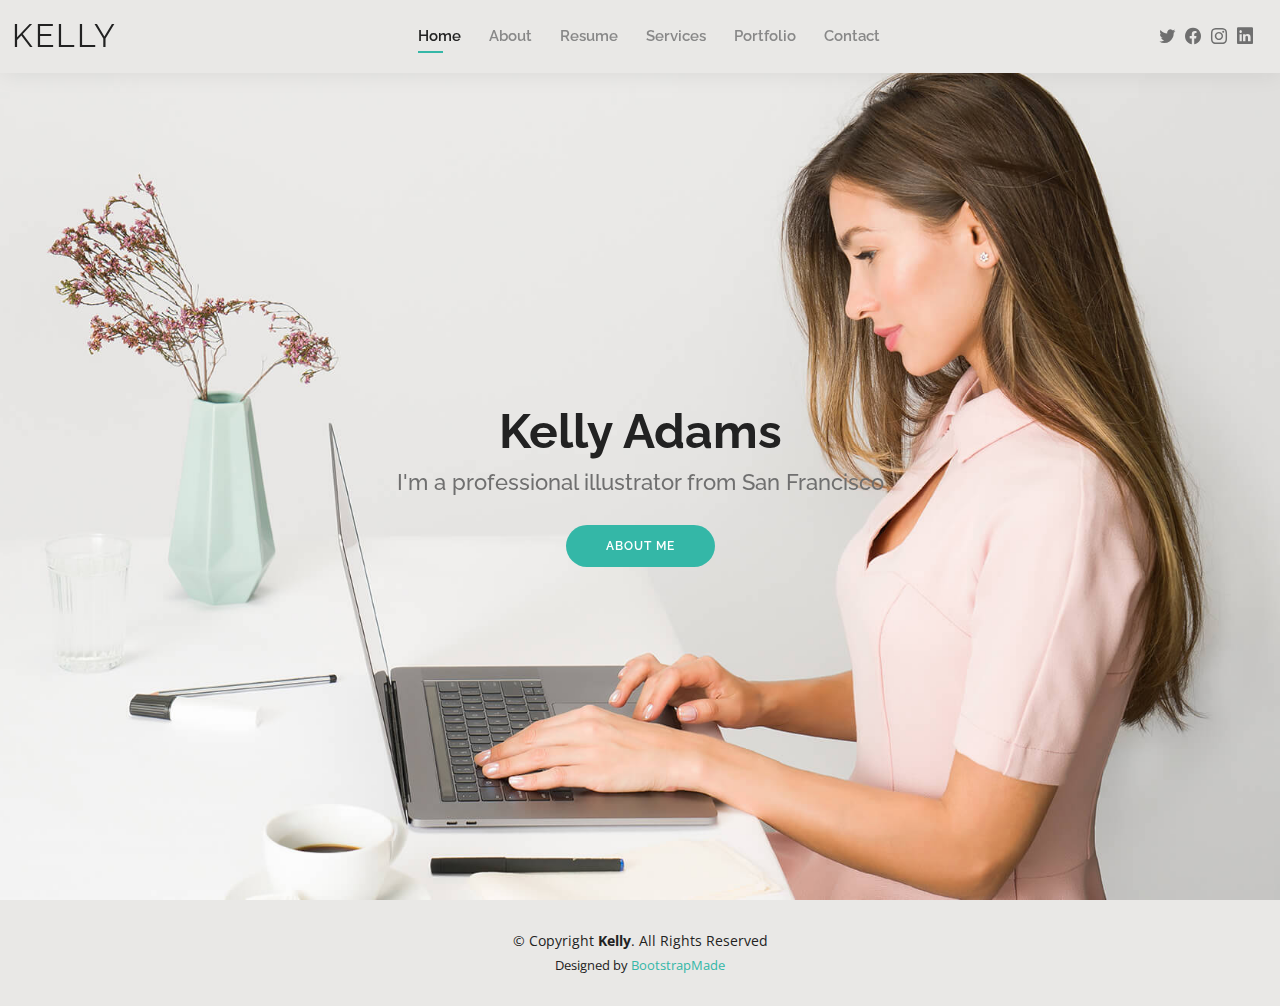
<file: Kelly/index.html>
<!DOCTYPE html>
<html lang="en">

<head>
  <meta charset="utf-8">
  <meta content="width=device-width, initial-scale=1.0" name="viewport">

  <title>Kelly Bootstrap Template - Index</title>
  <meta content="" name="description">
  <meta content="" name="keywords">

  <!-- Favicons -->
  <link href="assets/img/favicon.png" rel="icon">
  <link href="assets/img/apple-touch-icon.png" rel="apple-touch-icon">

  <!-- Google Fonts -->
  <link href="https://fonts.googleapis.com/css?family=Open+Sans:300,300i,400,400i,600,600i,700,700i|Raleway:300,300i,400,400i,500,500i,600,600i,700,700i|Poppins:300,300i,400,400i,500,500i,600,600i,700,700i" rel="stylesheet">

  <!-- Vendor CSS Files -->
  <link href="assets/vendor/aos/aos.css" rel="stylesheet">
  <link href="assets/vendor/bootstrap/css/bootstrap.min.css" rel="stylesheet">
  <link href="assets/vendor/bootstrap-icons/bootstrap-icons.css" rel="stylesheet">
  <link href="assets/vendor/boxicons/css/boxicons.min.css" rel="stylesheet">
  <link href="assets/vendor/glightbox/css/glightbox.min.css" rel="stylesheet">
  <link href="assets/vendor/swiper/swiper-bundle.min.css" rel="stylesheet">

  <!-- Template Main CSS File -->
  <link href="assets/css/style.css" rel="stylesheet">

  <!-- =======================================================
  * Template Name: Kelly - v4.5.0
  * Template URL: https://bootstrapmade.com/kelly-free-bootstrap-cv-resume-html-template/
  * Author: BootstrapMade.com
  * License: https://bootstrapmade.com/license/
  ======================================================== -->
</head>

<body>

  <!-- ======= Header ======= -->
  <header id="header" class="fixed-top">
    <div class="container-fluid d-flex justify-content-between align-items-center">

      <h1 class="logo me-auto me-lg-0"><a href="index.html">Kelly</a></h1>
      <!-- Uncomment below if you prefer to use an image logo -->
      <!-- <a href="index.html" class="logo"><img src="assets/img/logo.png" alt="" class="img-fluid"></a>-->

      <nav id="navbar" class="navbar order-last order-lg-0">
        <ul>
          <li><a class="active" href="index.html">Home</a></li>
          <li><a href="about.html">About</a></li>
          <li><a href="resume.html">Resume</a></li>
          <li><a href="services.html">Services</a></li>
          <li><a href="portfolio.html">Portfolio</a></li>
          <li><a href="contact.html">Contact</a></li>
        </ul>
        <i class="bi bi-list mobile-nav-toggle"></i>
      </nav><!-- .navbar -->

      <div class="header-social-links">
        <a href="#" class="twitter"><i class="bi bi-twitter"></i></a>
        <a href="#" class="facebook"><i class="bi bi-facebook"></i></a>
        <a href="#" class="instagram"><i class="bi bi-instagram"></i></a>
        <a href="#" class="linkedin"><i class="bi bi-linkedin"></i></i></a>
      </div>

    </div>

  </header><!-- End Header -->

  <!-- ======= Hero Section ======= -->
  <section id="hero" class="d-flex align-items-center">
    <div class="container d-flex flex-column align-items-center" data-aos="zoom-in" data-aos-delay="100">
      <h1>Kelly Adams</h1>
      <h2>I'm a professional illustrator from San Francisco</h2>
      <a href="about.html" class="btn-about">About Me</a>
    </div>
  </section><!-- End Hero -->

  <!-- ======= Footer ======= -->
  <footer id="footer">
    <div class="container">
      <div class="copyright">
        &copy; Copyright <strong><span>Kelly</span></strong>. All Rights Reserved
      </div>
      <div class="credits">
        <!-- All the links in the footer should remain intact. -->
        <!-- You can delete the links only if you purchased the pro version. -->
        <!-- Licensing information: https://bootstrapmade.com/license/ -->
        <!-- Purchase the pro version with working PHP/AJAX contact form: https://bootstrapmade.com/kelly-free-bootstrap-cv-resume-html-template/ -->
        Designed by <a href="https://bootstrapmade.com/">BootstrapMade</a>
      </div>
    </div>
  </footer><!-- End  Footer -->

  <div id="preloader"></div>
  <a href="#" class="back-to-top d-flex align-items-center justify-content-center"><i class="bi bi-arrow-up-short"></i></a>

  <!-- Vendor JS Files -->
  <script src="assets/vendor/aos/aos.js"></script>
  <script src="assets/vendor/bootstrap/js/bootstrap.bundle.min.js"></script>
  <script src="assets/vendor/glightbox/js/glightbox.min.js"></script>
  <script src="assets/vendor/isotope-layout/isotope.pkgd.min.js"></script>
  <script src="assets/vendor/php-email-form/validate.js"></script>
  <script src="assets/vendor/purecounter/purecounter.js"></script>
  <script src="assets/vendor/swiper/swiper-bundle.min.js"></script>
  <script src="assets/vendor/waypoints/noframework.waypoints.js"></script>

  <!-- Template Main JS File -->
  <script src="assets/js/main.js"></script>

</body>

</html>
</file>
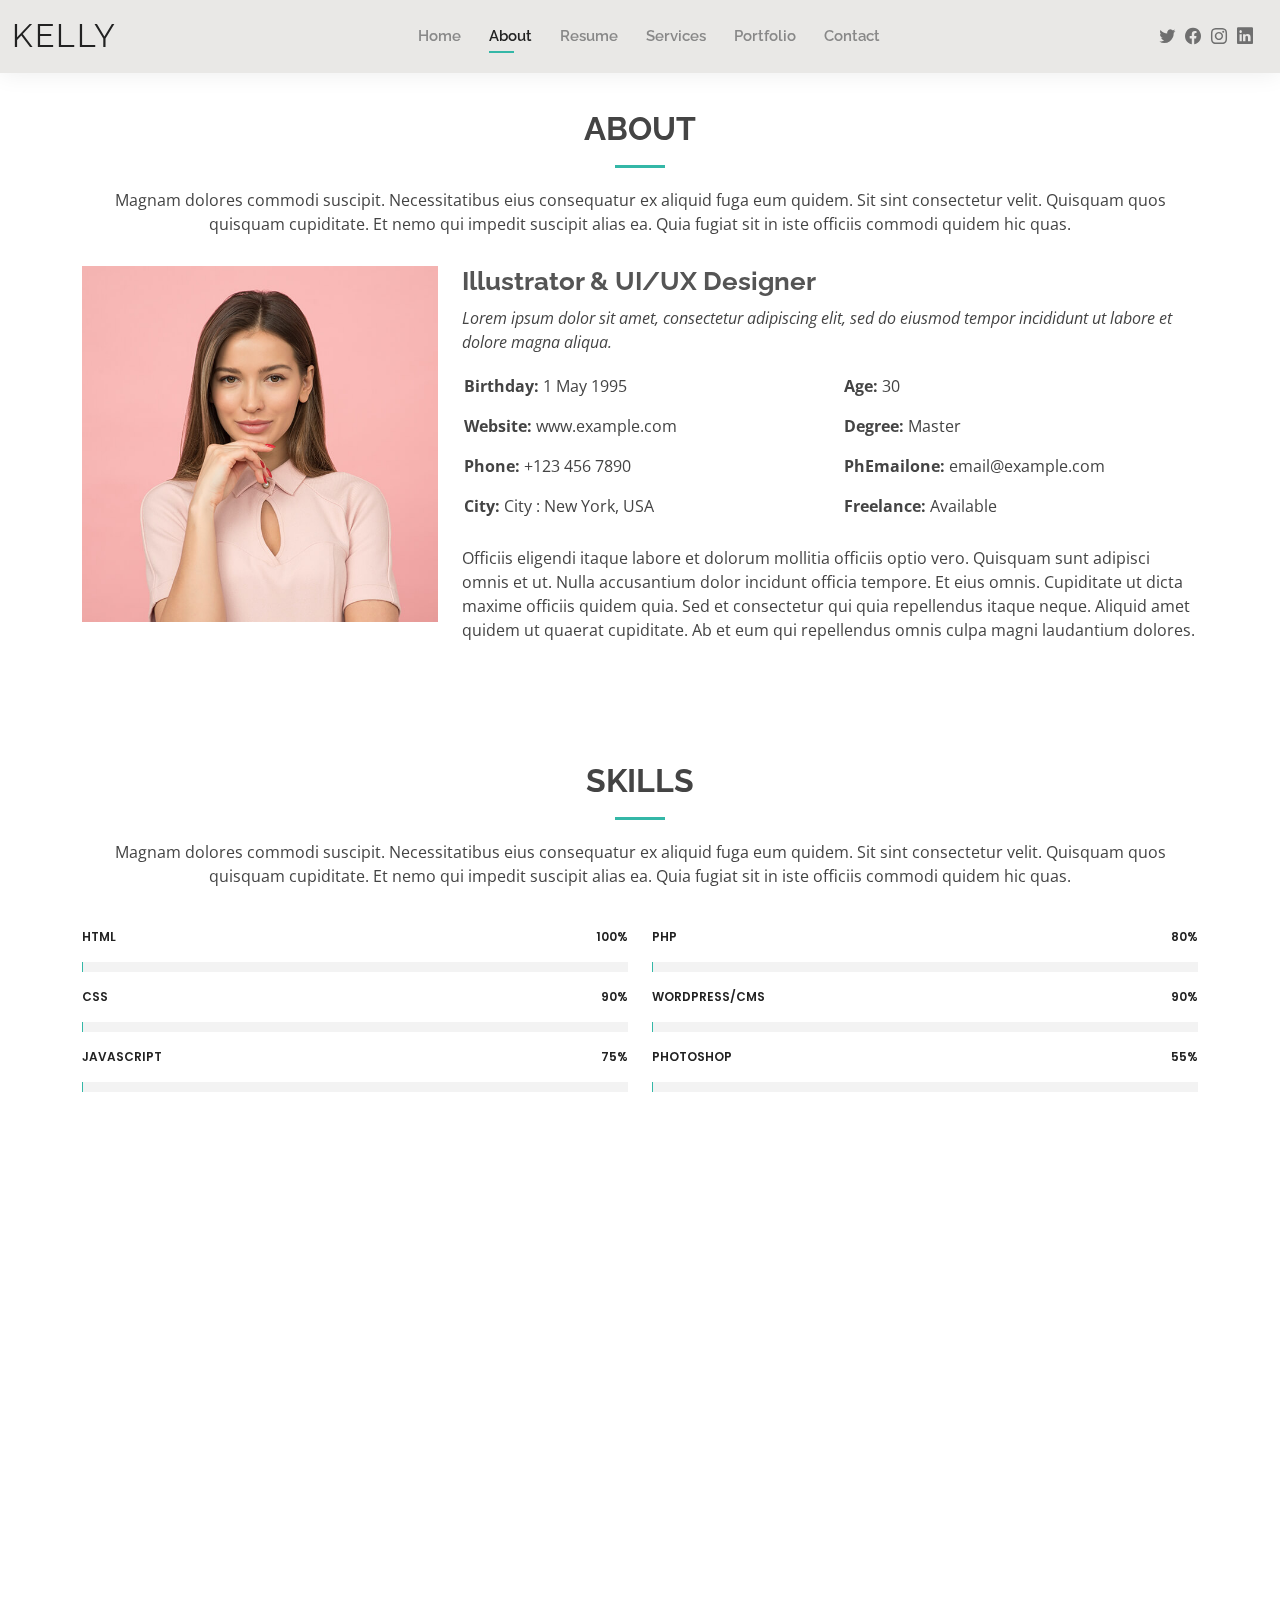
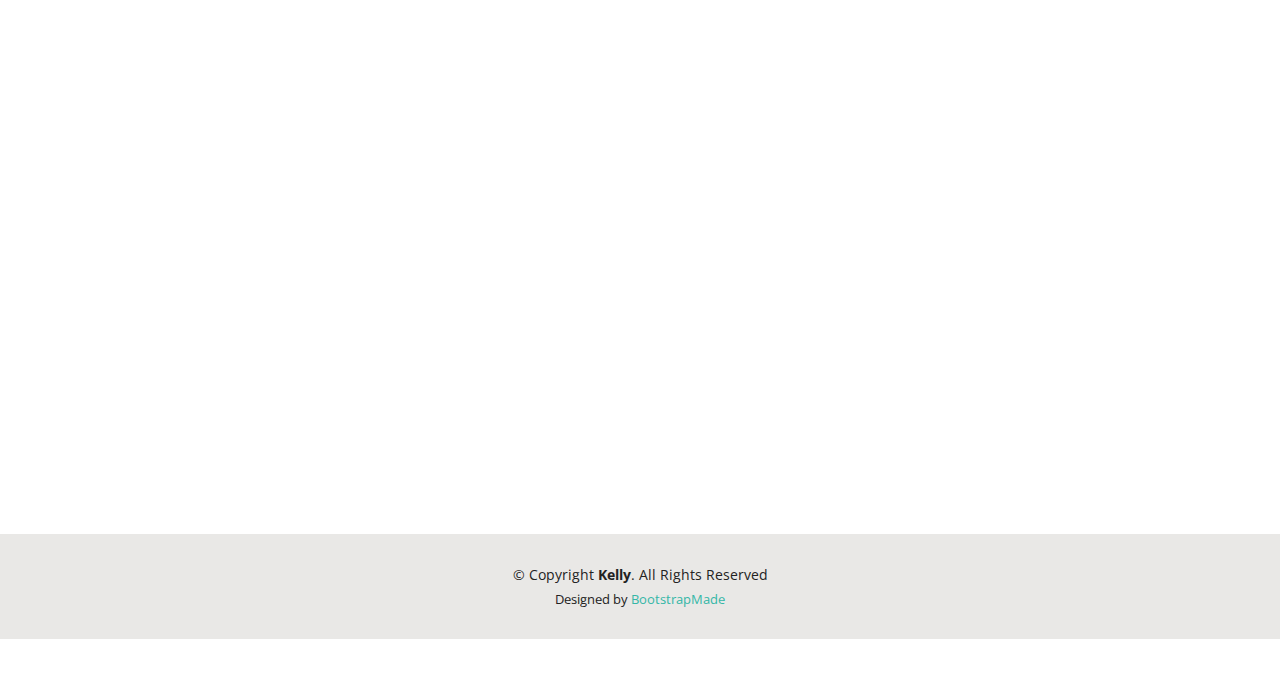
<file: Kelly/about.html>
<!DOCTYPE html>
<html lang="en">

<head>
  <meta charset="utf-8">
  <meta content="width=device-width, initial-scale=1.0" name="viewport">

  <title>About - Kelly Bootstrap Template</title>
  <meta content="" name="description">
  <meta content="" name="keywords">

  <!-- Favicons -->
  <link href="assets/img/favicon.png" rel="icon">
  <link href="assets/img/apple-touch-icon.png" rel="apple-touch-icon">

  <!-- Google Fonts -->
  <link href="https://fonts.googleapis.com/css?family=Open+Sans:300,300i,400,400i,600,600i,700,700i|Raleway:300,300i,400,400i,500,500i,600,600i,700,700i|Poppins:300,300i,400,400i,500,500i,600,600i,700,700i" rel="stylesheet">

  <!-- Vendor CSS Files -->
  <link href="assets/vendor/aos/aos.css" rel="stylesheet">
  <link href="assets/vendor/bootstrap/css/bootstrap.min.css" rel="stylesheet">
  <link href="assets/vendor/bootstrap-icons/bootstrap-icons.css" rel="stylesheet">
  <link href="assets/vendor/boxicons/css/boxicons.min.css" rel="stylesheet">
  <link href="assets/vendor/glightbox/css/glightbox.min.css" rel="stylesheet">
  <link href="assets/vendor/swiper/swiper-bundle.min.css" rel="stylesheet">

  <!-- Template Main CSS File -->
  <link href="assets/css/style.css" rel="stylesheet">

  <!-- =======================================================
  * Template Name: Kelly - v4.5.0
  * Template URL: https://bootstrapmade.com/kelly-free-bootstrap-cv-resume-html-template/
  * Author: BootstrapMade.com
  * License: https://bootstrapmade.com/license/
  ======================================================== -->
</head>

<body>

  <!-- ======= Header ======= -->
  <header id="header" class="fixed-top">
    <div class="container-fluid d-flex justify-content-between align-items-center">

      <h1 class="logo me-auto me-lg-0"><a href="index.html">Kelly</a></h1>
      <!-- Uncomment below if you prefer to use an image logo -->
      <!-- <a href="index.html" class="logo"><img src="assets/img/logo.png" alt="" class="img-fluid"></a>-->

      <nav id="navbar" class="navbar order-last order-lg-0">
        <ul>
          <li><a href="index.html">Home</a></li>
          <li><a class="active" href="about.html">About</a></li>
          <li><a href="resume.html">Resume</a></li>
          <li><a href="services.html">Services</a></li>
          <li><a href="portfolio.html">Portfolio</a></li>
          <li><a href="contact.html">Contact</a></li>
        </ul>
        <i class="bi bi-list mobile-nav-toggle"></i>
      </nav><!-- .navbar -->

      <div class="header-social-links">
        <a href="#" class="twitter"><i class="bi bi-twitter"></i></a>
        <a href="#" class="facebook"><i class="bi bi-facebook"></i></a>
        <a href="#" class="instagram"><i class="bi bi-instagram"></i></a>
        <a href="#" class="linkedin"><i class="bi bi-linkedin"></i></i></a>
      </div>

    </div>

  </header><!-- End Header -->

  <main id="main">

    <!-- ======= About Section ======= -->
    <section id="about" class="about">
      <div class="container" data-aos="fade-up">

        <div class="section-title">
          <h2>About</h2>
          <p>Magnam dolores commodi suscipit. Necessitatibus eius consequatur ex aliquid fuga eum quidem. Sit sint consectetur velit. Quisquam quos quisquam cupiditate. Et nemo qui impedit suscipit alias ea. Quia fugiat sit in iste officiis commodi quidem hic quas.</p>
        </div>

        <div class="row">
          <div class="col-lg-4">
            <img src="assets/img/about.jpg" class="img-fluid" alt="">
          </div>
          <div class="col-lg-8 pt-4 pt-lg-0 content">
            <h3>Illustrator &amp; UI/UX Designer</h3>
            <p class="fst-italic">
              Lorem ipsum dolor sit amet, consectetur adipiscing elit, sed do eiusmod tempor incididunt ut labore et dolore
              magna aliqua.
            </p>
            <div class="row">
              <div class="col-lg-6">
                <ul>
                  <li><i class="bi bi-rounded-right"></i> <strong>Birthday:</strong> 1 May 1995</li>
                  <li><i class="bi bi-rounded-right"></i> <strong>Website:</strong> www.example.com</li>
                  <li><i class="bi bi-rounded-right"></i> <strong>Phone:</strong> +123 456 7890</li>
                  <li><i class="bi bi-rounded-right"></i> <strong>City:</strong> City : New York, USA</li>
                </ul>
              </div>
              <div class="col-lg-6">
                <ul>
                  <li><i class="bi bi-rounded-right"></i> <strong>Age:</strong> 30</li>
                  <li><i class="bi bi-rounded-right"></i> <strong>Degree:</strong> Master</li>
                  <li><i class="bi bi-rounded-right"></i> <strong>PhEmailone:</strong> email@example.com</li>
                  <li><i class="bi bi-rounded-right"></i> <strong>Freelance:</strong> Available</li>
                </ul>
              </div>
            </div>
            <p>
              Officiis eligendi itaque labore et dolorum mollitia officiis optio vero. Quisquam sunt adipisci omnis et ut. Nulla accusantium dolor incidunt officia tempore. Et eius omnis.
              Cupiditate ut dicta maxime officiis quidem quia. Sed et consectetur qui quia repellendus itaque neque. Aliquid amet quidem ut quaerat cupiditate. Ab et eum qui repellendus omnis culpa magni laudantium dolores.
            </p>
          </div>
        </div>

      </div>
    </section><!-- End About Section -->

    <!-- ======= Skills Section ======= -->
    <section id="skills" class="skills">
      <div class="container" data-aos="fade-up">

        <div class="section-title">
          <h2>Skills</h2>
          <p>Magnam dolores commodi suscipit. Necessitatibus eius consequatur ex aliquid fuga eum quidem. Sit sint consectetur velit. Quisquam quos quisquam cupiditate. Et nemo qui impedit suscipit alias ea. Quia fugiat sit in iste officiis commodi quidem hic quas.</p>
        </div>

        <div class="row skills-content">

          <div class="col-lg-6">

            <div class="progress">
              <span class="skill">HTML <i class="val">100%</i></span>
              <div class="progress-bar-wrap">
                <div class="progress-bar" role="progressbar" aria-valuenow="100" aria-valuemin="0" aria-valuemax="100"></div>
              </div>
            </div>

            <div class="progress">
              <span class="skill">CSS <i class="val">90%</i></span>
              <div class="progress-bar-wrap">
                <div class="progress-bar" role="progressbar" aria-valuenow="90" aria-valuemin="0" aria-valuemax="100"></div>
              </div>
            </div>

            <div class="progress">
              <span class="skill">JavaScript <i class="val">75%</i></span>
              <div class="progress-bar-wrap">
                <div class="progress-bar" role="progressbar" aria-valuenow="75" aria-valuemin="0" aria-valuemax="100"></div>
              </div>
            </div>

          </div>

          <div class="col-lg-6">

            <div class="progress">
              <span class="skill">PHP <i class="val">80%</i></span>
              <div class="progress-bar-wrap">
                <div class="progress-bar" role="progressbar" aria-valuenow="80" aria-valuemin="0" aria-valuemax="100"></div>
              </div>
            </div>

            <div class="progress">
              <span class="skill">WordPress/CMS <i class="val">90%</i></span>
              <div class="progress-bar-wrap">
                <div class="progress-bar" role="progressbar" aria-valuenow="90" aria-valuemin="0" aria-valuemax="100"></div>
              </div>
            </div>

            <div class="progress">
              <span class="skill">Photoshop <i class="val">55%</i></span>
              <div class="progress-bar-wrap">
                <div class="progress-bar" role="progressbar" aria-valuenow="55" aria-valuemin="0" aria-valuemax="100"></div>
              </div>
            </div>

          </div>

        </div>

      </div>
    </section><!-- End Skills Section -->

    <!-- ======= Facts Section ======= -->
    <section id="facts" class="facts">
      <div class="container" data-aos="fade-up">

        <div class="section-title">
          <h2>Facts</h2>
          <p>Magnam dolores commodi suscipit. Necessitatibus eius consequatur ex aliquid fuga eum quidem. Sit sint consectetur velit. Quisquam quos quisquam cupiditate. Et nemo qui impedit suscipit alias ea. Quia fugiat sit in iste officiis commodi quidem hic quas.</p>
        </div>

        <div class="row counters">

          <div class="col-lg-3 col-6 text-center">
            <span data-purecounter-start="0" data-purecounter-end="232" data-purecounter-duration="1" class="purecounter"></span>
            <p>Clients</p>
          </div>

          <div class="col-lg-3 col-6 text-center">
            <span data-purecounter-start="0" data-purecounter-end="521" data-purecounter-duration="1" class="purecounter"></span>
            <p>Projects</p>
          </div>

          <div class="col-lg-3 col-6 text-center">
            <span data-purecounter-start="0" data-purecounter-end="1463" data-purecounter-duration="1" class="purecounter"></span>
            <p>Hours Of Support</p>
          </div>

          <div class="col-lg-3 col-6 text-center">
            <span data-purecounter-start="0" data-purecounter-end="15" data-purecounter-duration="1" class="purecounter"></span>
            <p>Hard Workers</p>
          </div>

        </div>

      </div>
    </section><!-- End Facts Section -->

    <!-- ======= Testimonials Section ======= -->
    <section id="testimonials" class="testimonials">
      <div class="container" data-aos="fade-up">

        <div class="section-title">
          <h2>Testimonials</h2>
          <p>Magnam dolores commodi suscipit. Necessitatibus eius consequatur ex aliquid fuga eum quidem. Sit sint consectetur velit. Quisquam quos quisquam cupiditate. Et nemo qui impedit suscipit alias ea. Quia fugiat sit in iste officiis commodi quidem hic quas.</p>
        </div>

        <div class="testimonials-slider swiper" data-aos="fade-up" data-aos-delay="100">
          <div class="swiper-wrapper">

            <div class="swiper-slide">
              <div class="testimonial-item">
                <img src="assets/img/testimonials/testimonials-1.jpg" class="testimonial-img" alt="">
                <h3>Saul Goodman</h3>
                <h4>Ceo &amp; Founder</h4>
                <p>
                  <i class="bx bxs-quote-alt-left quote-icon-left"></i>
                  Proin iaculis purus consequat sem cure digni ssim donec porttitora entum suscipit rhoncus. Accusantium quam, ultricies eget id, aliquam eget nibh et. Maecen aliquam, risus at semper.
                  <i class="bx bxs-quote-alt-right quote-icon-right"></i>
                </p>
              </div>
            </div><!-- End testimonial item -->

            <div class="swiper-slide">
              <div class="testimonial-item">
                <img src="assets/img/testimonials/testimonials-2.jpg" class="testimonial-img" alt="">
                <h3>Sara Wilsson</h3>
                <h4>Designer</h4>
                <p>
                  <i class="bx bxs-quote-alt-left quote-icon-left"></i>
                  Export tempor illum tamen malis malis eram quae irure esse labore quem cillum quid cillum eram malis quorum velit fore eram velit sunt aliqua noster fugiat irure amet legam anim culpa.
                  <i class="bx bxs-quote-alt-right quote-icon-right"></i>
                </p>
              </div>
            </div><!-- End testimonial item -->

            <div class="swiper-slide">
              <div class="testimonial-item">
                <img src="assets/img/testimonials/testimonials-3.jpg" class="testimonial-img" alt="">
                <h3>Jena Karlis</h3>
                <h4>Store Owner</h4>
                <p>
                  <i class="bx bxs-quote-alt-left quote-icon-left"></i>
                  Enim nisi quem export duis labore cillum quae magna enim sint quorum nulla quem veniam duis minim tempor labore quem eram duis noster aute amet eram fore quis sint minim.
                  <i class="bx bxs-quote-alt-right quote-icon-right"></i>
                </p>
              </div>
            </div><!-- End testimonial item -->

            <div class="swiper-slide">
              <div class="testimonial-item">
                <img src="assets/img/testimonials/testimonials-4.jpg" class="testimonial-img" alt="">
                <h3>Matt Brandon</h3>
                <h4>Freelancer</h4>
                <p>
                  <i class="bx bxs-quote-alt-left quote-icon-left"></i>
                  Fugiat enim eram quae cillum dolore dolor amet nulla culpa multos export minim fugiat minim velit minim dolor enim duis veniam ipsum anim magna sunt elit fore quem dolore labore illum veniam.
                  <i class="bx bxs-quote-alt-right quote-icon-right"></i>
                </p>
              </div>
            </div><!-- End testimonial item -->

            <div class="swiper-slide">
              <div class="testimonial-item">
                <img src="assets/img/testimonials/testimonials-5.jpg" class="testimonial-img" alt="">
                <h3>John Larson</h3>
                <h4>Entrepreneur</h4>
                <p>
                  <i class="bx bxs-quote-alt-left quote-icon-left"></i>
                  Quis quorum aliqua sint quem legam fore sunt eram irure aliqua veniam tempor noster veniam enim culpa labore duis sunt culpa nulla illum cillum fugiat legam esse veniam culpa fore nisi cillum quid.
                  <i class="bx bxs-quote-alt-right quote-icon-right"></i>
                </p>
              </div>
            </div><!-- End testimonial item -->

          </div>
          <div class="swiper-pagination"></div>
        </div>

      </div>
    </section><!-- End Testimonials Section -->

  </main><!-- End #main -->

  <!-- ======= Footer ======= -->
  <footer id="footer">
    <div class="container">
      <div class="copyright">
        &copy; Copyright <strong><span>Kelly</span></strong>. All Rights Reserved
      </div>
      <div class="credits">
        <!-- All the links in the footer should remain intact. -->
        <!-- You can delete the links only if you purchased the pro version. -->
        <!-- Licensing information: https://bootstrapmade.com/license/ -->
        <!-- Purchase the pro version with working PHP/AJAX contact form: https://bootstrapmade.com/kelly-free-bootstrap-cv-resume-html-template/ -->
        Designed by <a href="https://bootstrapmade.com/">BootstrapMade</a>
      </div>
    </div>
  </footer><!-- End  Footer -->

  <div id="preloader"></div>
  <a href="#" class="back-to-top d-flex align-items-center justify-content-center"><i class="bi bi-arrow-up-short"></i></a>

  <!-- Vendor JS Files -->
  <script src="assets/vendor/aos/aos.js"></script>
  <script src="assets/vendor/bootstrap/js/bootstrap.bundle.min.js"></script>
  <script src="assets/vendor/glightbox/js/glightbox.min.js"></script>
  <script src="assets/vendor/isotope-layout/isotope.pkgd.min.js"></script>
  <script src="assets/vendor/php-email-form/validate.js"></script>
  <script src="assets/vendor/purecounter/purecounter.js"></script>
  <script src="assets/vendor/swiper/swiper-bundle.min.js"></script>
  <script src="assets/vendor/waypoints/noframework.waypoints.js"></script>

  <!-- Template Main JS File -->
  <script src="assets/js/main.js"></script>

</body>

</html>
</file>
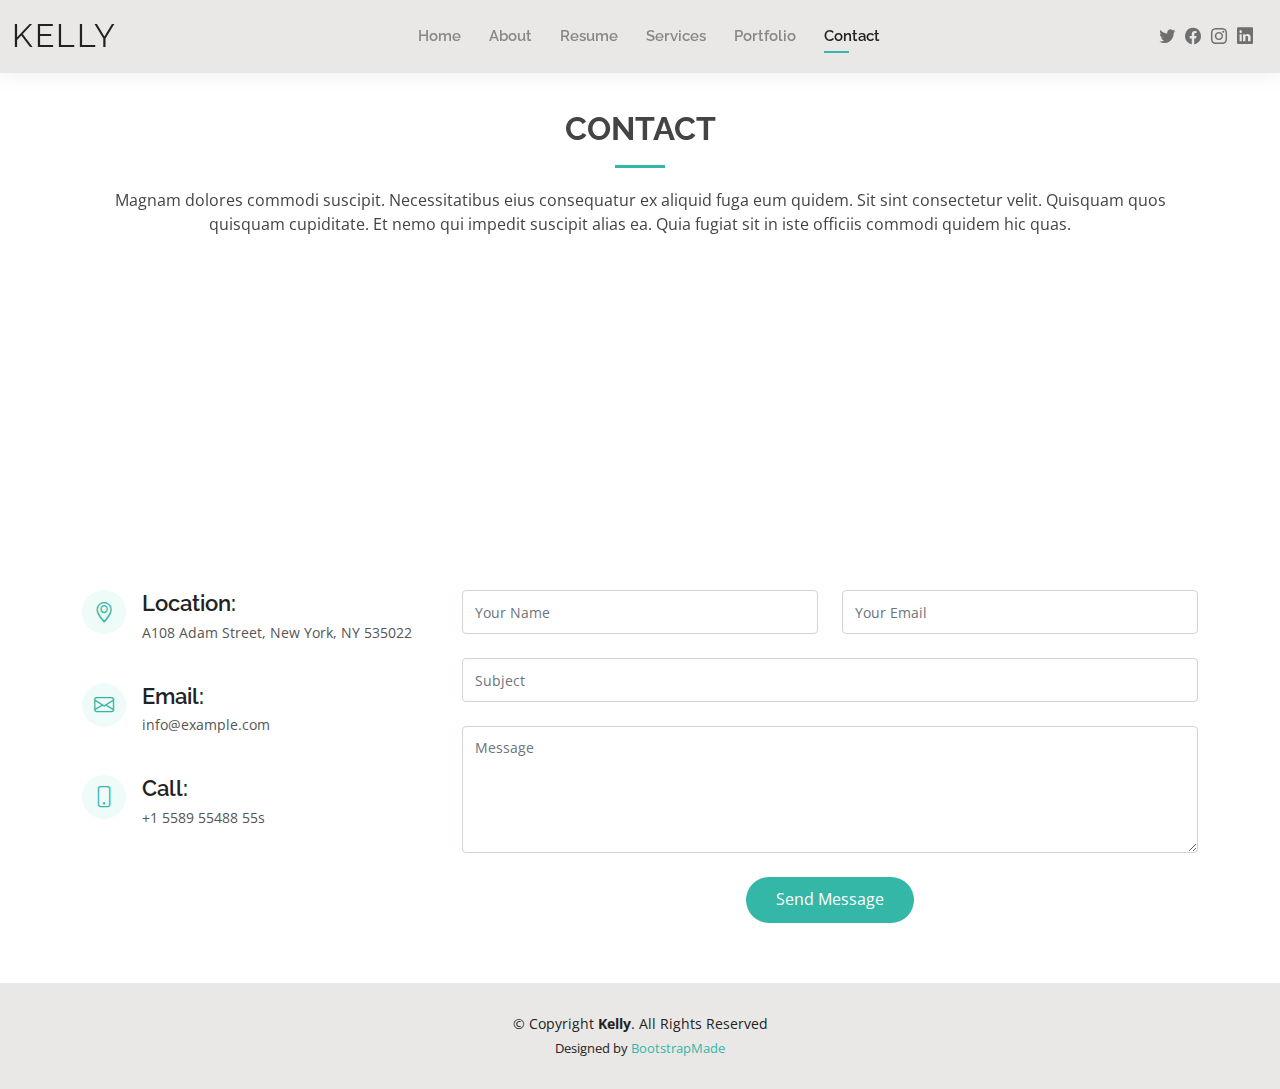
<file: Kelly/contact.html>
<!DOCTYPE html>
<html lang="en">

<head>
  <meta charset="utf-8">
  <meta content="width=device-width, initial-scale=1.0" name="viewport">

  <title>Contact - Kelly Bootstrap Template</title>
  <meta content="" name="description">
  <meta content="" name="keywords">

  <!-- Favicons -->
  <link href="assets/img/favicon.png" rel="icon">
  <link href="assets/img/apple-touch-icon.png" rel="apple-touch-icon">

  <!-- Google Fonts -->
  <link href="https://fonts.googleapis.com/css?family=Open+Sans:300,300i,400,400i,600,600i,700,700i|Raleway:300,300i,400,400i,500,500i,600,600i,700,700i|Poppins:300,300i,400,400i,500,500i,600,600i,700,700i" rel="stylesheet">

  <!-- Vendor CSS Files -->
  <link href="assets/vendor/aos/aos.css" rel="stylesheet">
  <link href="assets/vendor/bootstrap/css/bootstrap.min.css" rel="stylesheet">
  <link href="assets/vendor/bootstrap-icons/bootstrap-icons.css" rel="stylesheet">
  <link href="assets/vendor/boxicons/css/boxicons.min.css" rel="stylesheet">
  <link href="assets/vendor/glightbox/css/glightbox.min.css" rel="stylesheet">
  <link href="assets/vendor/swiper/swiper-bundle.min.css" rel="stylesheet">

  <!-- Template Main CSS File -->
  <link href="assets/css/style.css" rel="stylesheet">

  <!-- =======================================================
  * Template Name: Kelly - v4.5.0
  * Template URL: https://bootstrapmade.com/kelly-free-bootstrap-cv-resume-html-template/
  * Author: BootstrapMade.com
  * License: https://bootstrapmade.com/license/
  ======================================================== -->
</head>

<body>

  <!-- ======= Header ======= -->
  <header id="header" class="fixed-top">
    <div class="container-fluid d-flex justify-content-between align-items-center">

      <h1 class="logo me-auto me-lg-0"><a href="index.html">Kelly</a></h1>
      <!-- Uncomment below if you prefer to use an image logo -->
      <!-- <a href="index.html" class="logo"><img src="assets/img/logo.png" alt="" class="img-fluid"></a>-->

      <nav id="navbar" class="navbar order-last order-lg-0">
        <ul>
          <li><a href="index.html">Home</a></li>
          <li><a href="about.html">About</a></li>
          <li><a href="resume.html">Resume</a></li>
          <li><a href="services.html">Services</a></li>
          <li><a href="portfolio.html">Portfolio</a></li>
          <li><a class="active" href="contact.html">Contact</a></li>
        </ul>
        <i class="bi bi-list mobile-nav-toggle"></i>
      </nav><!-- .navbar -->

      <div class="header-social-links">
        <a href="#" class="twitter"><i class="bi bi-twitter"></i></a>
        <a href="#" class="facebook"><i class="bi bi-facebook"></i></a>
        <a href="#" class="instagram"><i class="bi bi-instagram"></i></a>
        <a href="#" class="linkedin"><i class="bi bi-linkedin"></i></i></a>
      </div>

    </div>

  </header><!-- End Header -->

  <main id="main">

    <!-- ======= Contact Section ======= -->
    <section id="contact" class="contact">
      <div class="container" data-aos="fade-up">

        <div class="section-title">
          <h2>Contact</h2>
          <p>Magnam dolores commodi suscipit. Necessitatibus eius consequatur ex aliquid fuga eum quidem. Sit sint consectetur velit. Quisquam quos quisquam cupiditate. Et nemo qui impedit suscipit alias ea. Quia fugiat sit in iste officiis commodi quidem hic quas.</p>
        </div>

        <div>
          <iframe style="border:0; width: 100%; height: 270px;" src="https://www.google.com/maps/embed?pb=!1m14!1m8!1m3!1d12097.433213460943!2d-74.0062269!3d40.7101282!3m2!1i1024!2i768!4f13.1!3m3!1m2!1s0x0%3A0xb89d1fe6bc499443!2sDowntown+Conference+Center!5e0!3m2!1smk!2sbg!4v1539943755621" frameborder="0" allowfullscreen></iframe>
        </div>

        <div class="row mt-5">

          <div class="col-lg-4">
            <div class="info">
              <div class="address">
                <i class="bi bi-geo-alt"></i>
                <h4>Location:</h4>
                <p>A108 Adam Street, New York, NY 535022</p>
              </div>

              <div class="email">
                <i class="bi bi-envelope"></i>
                <h4>Email:</h4>
                <p>info@example.com</p>
              </div>

              <div class="phone">
                <i class="bi bi-phone"></i>
                <h4>Call:</h4>
                <p>+1 5589 55488 55s</p>
              </div>

            </div>

          </div>

          <div class="col-lg-8 mt-5 mt-lg-0">

            <form action="forms/contact.php" method="post" role="form" class="php-email-form">
              <div class="row">
                <div class="col-md-6 form-group">
                  <input type="text" name="name" class="form-control" id="name" placeholder="Your Name" required>
                </div>
                <div class="col-md-6 form-group mt-3 mt-md-0">
                  <input type="email" class="form-control" name="email" id="email" placeholder="Your Email" required>
                </div>
              </div>
              <div class="form-group mt-3">
                <input type="text" class="form-control" name="subject" id="subject" placeholder="Subject" required>
              </div>
              <div class="form-group mt-3">
                <textarea class="form-control" name="message" rows="5" placeholder="Message" required></textarea>
              </div>
              <div class="my-3">
                <div class="loading">Loading</div>
                <div class="error-message"></div>
                <div class="sent-message">Your message has been sent. Thank you!</div>
              </div>
              <div class="text-center"><button type="submit">Send Message</button></div>
            </form>

          </div>

        </div>

      </div>
    </section><!-- End Contact Section -->

  </main><!-- End #main -->

  <!-- ======= Footer ======= -->
  <footer id="footer">
    <div class="container">
      <div class="copyright">
        &copy; Copyright <strong><span>Kelly</span></strong>. All Rights Reserved
      </div>
      <div class="credits">
        <!-- All the links in the footer should remain intact. -->
        <!-- You can delete the links only if you purchased the pro version. -->
        <!-- Licensing information: https://bootstrapmade.com/license/ -->
        <!-- Purchase the pro version with working PHP/AJAX contact form: https://bootstrapmade.com/kelly-free-bootstrap-cv-resume-html-template/ -->
        Designed by <a href="https://bootstrapmade.com/">BootstrapMade</a>
      </div>
    </div>
  </footer><!-- End  Footer -->

  <div id="preloader"></div>
  <a href="#" class="back-to-top d-flex align-items-center justify-content-center"><i class="bi bi-arrow-up-short"></i></a>

  <!-- Vendor JS Files -->
  <script src="assets/vendor/aos/aos.js"></script>
  <script src="assets/vendor/bootstrap/js/bootstrap.bundle.min.js"></script>
  <script src="assets/vendor/glightbox/js/glightbox.min.js"></script>
  <script src="assets/vendor/isotope-layout/isotope.pkgd.min.js"></script>
  <script src="assets/vendor/php-email-form/validate.js"></script>
  <script src="assets/vendor/purecounter/purecounter.js"></script>
  <script src="assets/vendor/swiper/swiper-bundle.min.js"></script>
  <script src="assets/vendor/waypoints/noframework.waypoints.js"></script>

  <!-- Template Main JS File -->
  <script src="assets/js/main.js"></script>

</body>

</html>
</file>
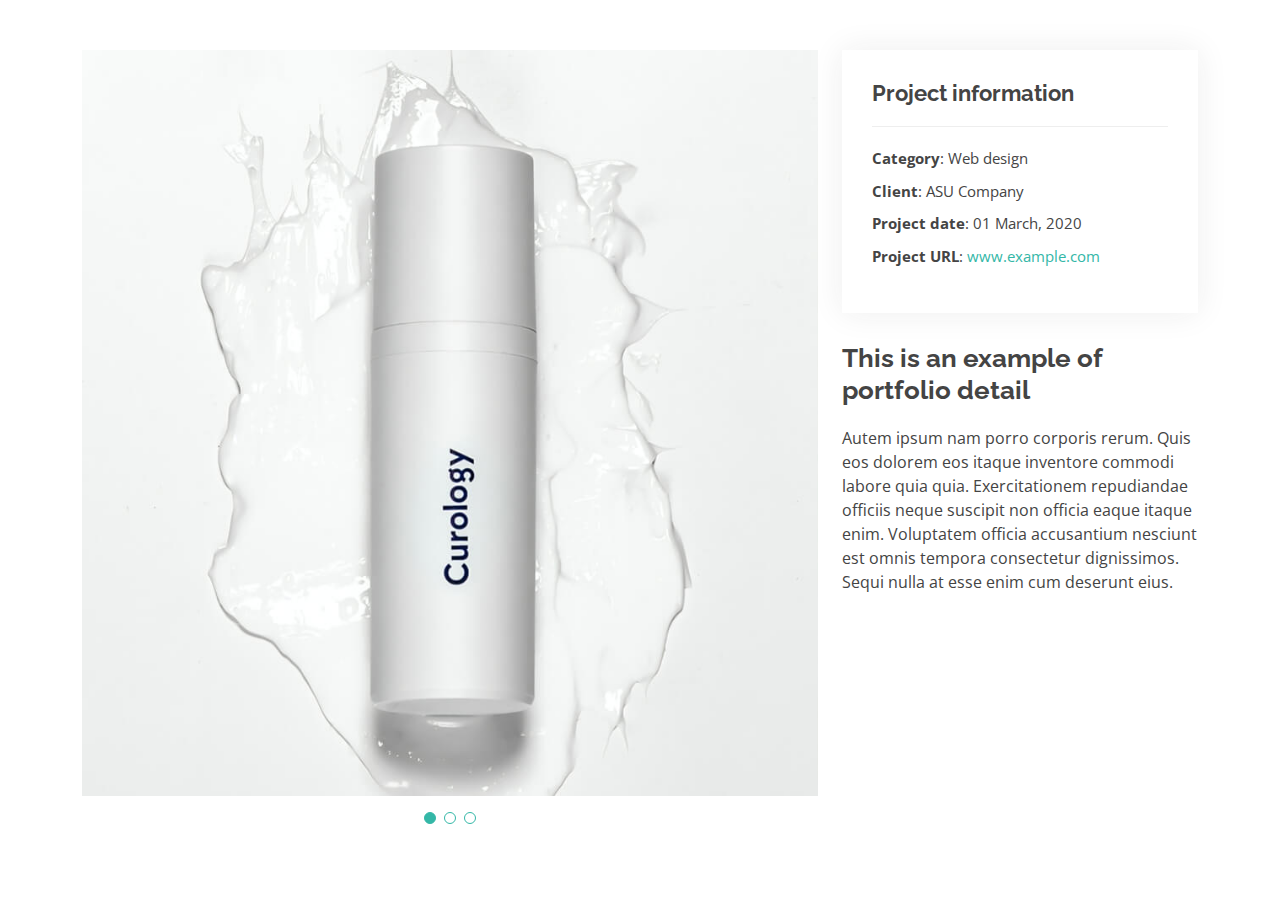
<file: Kelly/portfolio-details.html>
<!DOCTYPE html>
<html lang="en">

<head>
  <meta charset="utf-8">
  <meta content="width=device-width, initial-scale=1.0" name="viewport">

  <title>Portfolio Details - Kelly Bootstrap Template</title>
  <meta content="" name="description">
  <meta content="" name="keywords">

  <!-- Favicons -->
  <link href="assets/img/favicon.png" rel="icon">
  <link href="assets/img/apple-touch-icon.png" rel="apple-touch-icon">

  <!-- Google Fonts -->
  <link href="https://fonts.googleapis.com/css?family=Open+Sans:300,300i,400,400i,600,600i,700,700i|Raleway:300,300i,400,400i,500,500i,600,600i,700,700i|Poppins:300,300i,400,400i,500,500i,600,600i,700,700i" rel="stylesheet">

  <!-- Vendor CSS Files -->
  <link href="assets/vendor/aos/aos.css" rel="stylesheet">
  <link href="assets/vendor/bootstrap/css/bootstrap.min.css" rel="stylesheet">
  <link href="assets/vendor/bootstrap-icons/bootstrap-icons.css" rel="stylesheet">
  <link href="assets/vendor/boxicons/css/boxicons.min.css" rel="stylesheet">
  <link href="assets/vendor/glightbox/css/glightbox.min.css" rel="stylesheet">
  <link href="assets/vendor/swiper/swiper-bundle.min.css" rel="stylesheet">

  <!-- Template Main CSS File -->
  <link href="assets/css/style.css" rel="stylesheet">

  <!-- =======================================================
  * Template Name: Kelly - v4.5.0
  * Template URL: https://bootstrapmade.com/kelly-free-bootstrap-cv-resume-html-template/
  * Author: BootstrapMade.com
  * License: https://bootstrapmade.com/license/
  ======================================================== -->
</head>

<body>

  <main id="main">

    <!-- ======= Portfolio Details Section ======= -->
    <section id="portfolio-details" class="portfolio-details">
      <div class="container">

        <div class="row gy-4">

          <div class="col-lg-8">
            <div class="portfolio-details-slider swiper">
              <div class="swiper-wrapper align-items-center">

                <div class="swiper-slide">
                  <img src="assets/img/portfolio/portfolio-1.jpg" alt="">
                </div>

                <div class="swiper-slide">
                  <img src="assets/img/portfolio/portfolio-2.jpg" alt="">
                </div>

                <div class="swiper-slide">
                  <img src="assets/img/portfolio/portfolio-3.jpg" alt="">
                </div>

              </div>
              <div class="swiper-pagination"></div>
            </div>
          </div>

          <div class="col-lg-4">
            <div class="portfolio-info">
              <h3>Project information</h3>
              <ul>
                <li><strong>Category</strong>: Web design</li>
                <li><strong>Client</strong>: ASU Company</li>
                <li><strong>Project date</strong>: 01 March, 2020</li>
                <li><strong>Project URL</strong>: <a href="#">www.example.com</a></li>
              </ul>
            </div>
            <div class="portfolio-description">
              <h2>This is an example of portfolio detail</h2>
              <p>
                Autem ipsum nam porro corporis rerum. Quis eos dolorem eos itaque inventore commodi labore quia quia. Exercitationem repudiandae officiis neque suscipit non officia eaque itaque enim. Voluptatem officia accusantium nesciunt est omnis tempora consectetur dignissimos. Sequi nulla at esse enim cum deserunt eius.
              </p>
            </div>
          </div>

        </div>

      </div>
    </section><!-- End Portfolio Details Section -->

  </main><!-- End #main -->

  <div id="preloader"></div>
  <a href="#" class="back-to-top d-flex align-items-center justify-content-center"><i class="bi bi-arrow-up-short"></i></a>

  <!-- Vendor JS Files -->
  <script src="assets/vendor/aos/aos.js"></script>
  <script src="assets/vendor/bootstrap/js/bootstrap.bundle.min.js"></script>
  <script src="assets/vendor/glightbox/js/glightbox.min.js"></script>
  <script src="assets/vendor/isotope-layout/isotope.pkgd.min.js"></script>
  <script src="assets/vendor/php-email-form/validate.js"></script>
  <script src="assets/vendor/purecounter/purecounter.js"></script>
  <script src="assets/vendor/swiper/swiper-bundle.min.js"></script>
  <script src="assets/vendor/waypoints/noframework.waypoints.js"></script>

  <!-- Template Main JS File -->
  <script src="assets/js/main.js"></script>

</body>

</html>
</file>
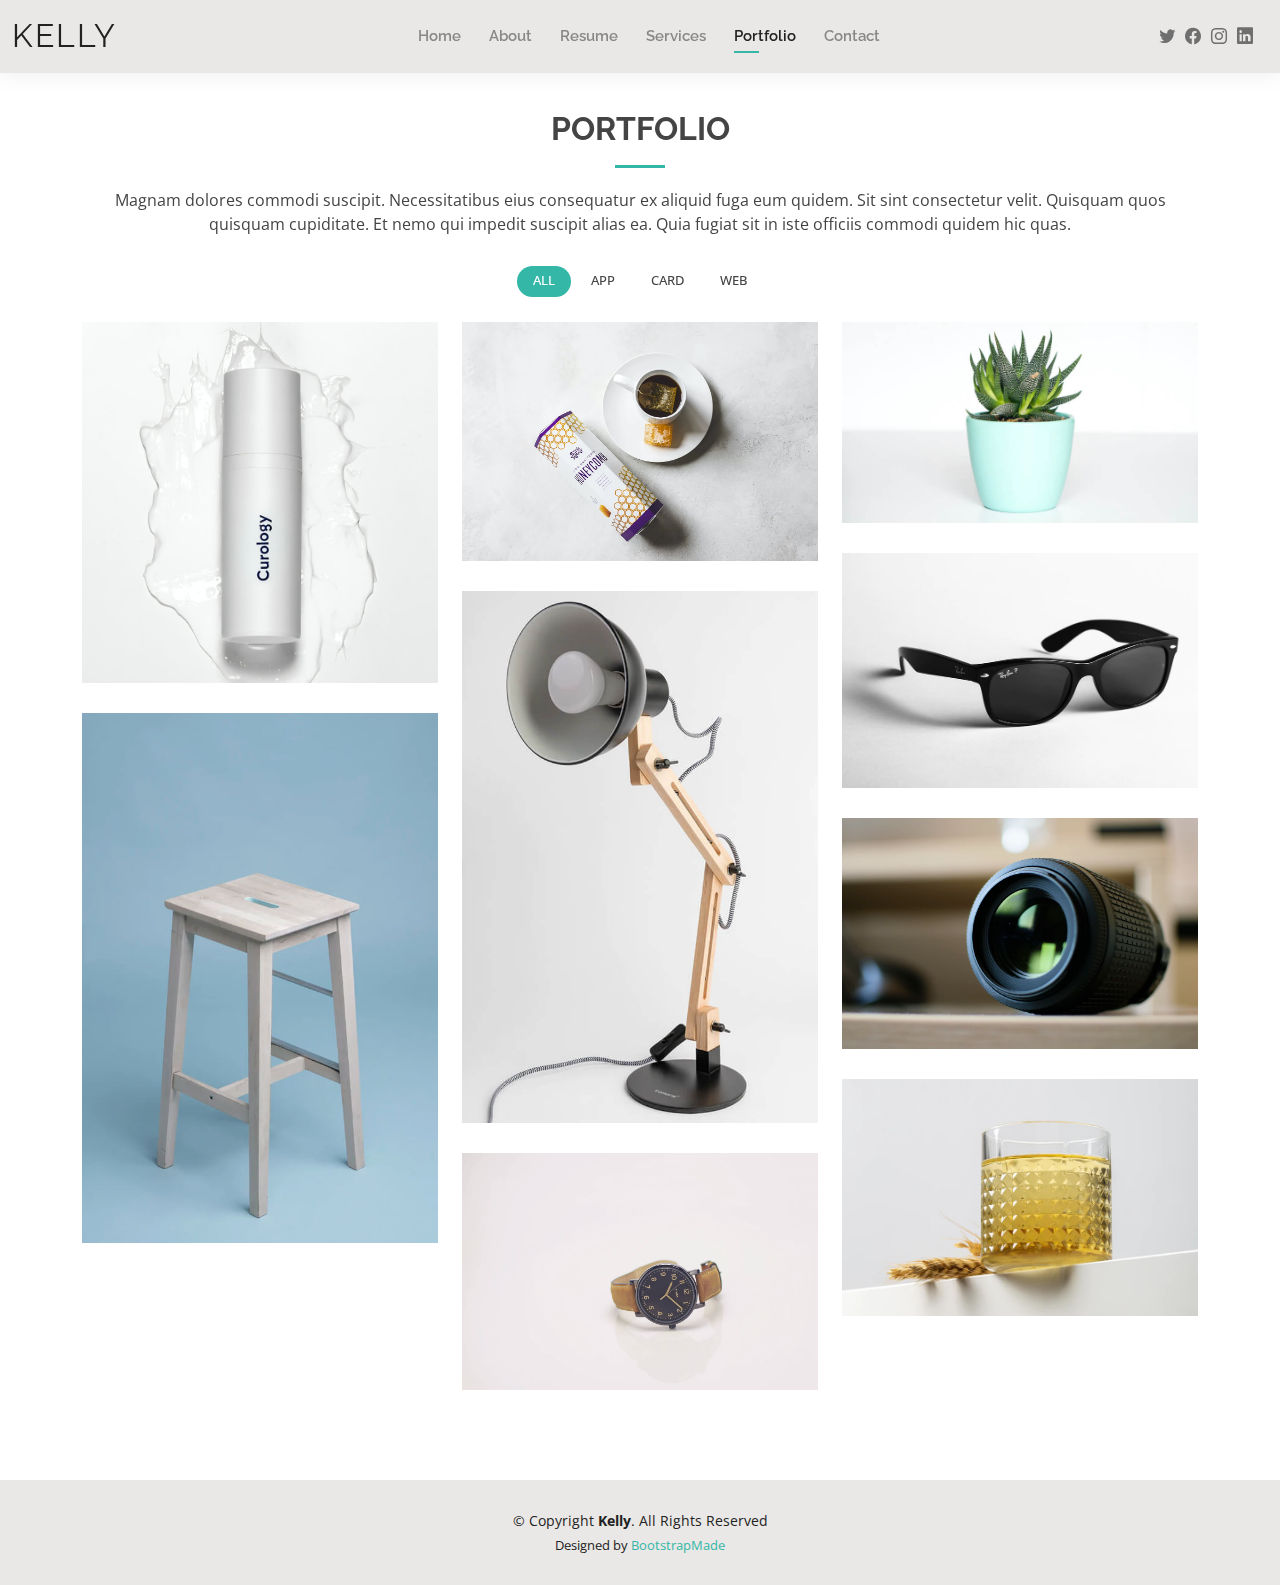
<file: Kelly/portfolio.html>
<!DOCTYPE html>
<html lang="en">

<head>
  <meta charset="utf-8">
  <meta content="width=device-width, initial-scale=1.0" name="viewport">

  <title>Portfolio - Kelly Bootstrap Template</title>
  <meta content="" name="description">
  <meta content="" name="keywords">

  <!-- Favicons -->
  <link href="assets/img/favicon.png" rel="icon">
  <link href="assets/img/apple-touch-icon.png" rel="apple-touch-icon">

  <!-- Google Fonts -->
  <link href="https://fonts.googleapis.com/css?family=Open+Sans:300,300i,400,400i,600,600i,700,700i|Raleway:300,300i,400,400i,500,500i,600,600i,700,700i|Poppins:300,300i,400,400i,500,500i,600,600i,700,700i" rel="stylesheet">

  <!-- Vendor CSS Files -->
  <link href="assets/vendor/aos/aos.css" rel="stylesheet">
  <link href="assets/vendor/bootstrap/css/bootstrap.min.css" rel="stylesheet">
  <link href="assets/vendor/bootstrap-icons/bootstrap-icons.css" rel="stylesheet">
  <link href="assets/vendor/boxicons/css/boxicons.min.css" rel="stylesheet">
  <link href="assets/vendor/glightbox/css/glightbox.min.css" rel="stylesheet">
  <link href="assets/vendor/swiper/swiper-bundle.min.css" rel="stylesheet">

  <!-- Template Main CSS File -->
  <link href="assets/css/style.css" rel="stylesheet">

  <!-- =======================================================
  * Template Name: Kelly - v4.5.0
  * Template URL: https://bootstrapmade.com/kelly-free-bootstrap-cv-resume-html-template/
  * Author: BootstrapMade.com
  * License: https://bootstrapmade.com/license/
  ======================================================== -->
</head>

<body>

  <!-- ======= Header ======= -->
  <header id="header" class="fixed-top">
    <div class="container-fluid d-flex justify-content-between align-items-center">

      <h1 class="logo me-auto me-lg-0"><a href="index.html">Kelly</a></h1>
      <!-- Uncomment below if you prefer to use an image logo -->
      <!-- <a href="index.html" class="logo"><img src="assets/img/logo.png" alt="" class="img-fluid"></a>-->

      <nav id="navbar" class="navbar order-last order-lg-0">
        <ul>
          <li><a href="index.html">Home</a></li>
          <li><a href="about.html">About</a></li>
          <li><a href="resume.html">Resume</a></li>
          <li><a href="services.html">Services</a></li>
          <li><a class="active" href="portfolio.html">Portfolio</a></li>
          <li><a href="contact.html">Contact</a></li>
        </ul>
        <i class="bi bi-list mobile-nav-toggle"></i>
      </nav><!-- .navbar -->

      <div class="header-social-links">
        <a href="#" class="twitter"><i class="bi bi-twitter"></i></a>
        <a href="#" class="facebook"><i class="bi bi-facebook"></i></a>
        <a href="#" class="instagram"><i class="bi bi-instagram"></i></a>
        <a href="#" class="linkedin"><i class="bi bi-linkedin"></i></i></a>
      </div>

    </div>

  </header><!-- End Header -->

  <main id="main">

    <!-- ======= Portfolio Section ======= -->
    <section id="portfolio" class="portfolio">
      <div class="container" data-aos="fade-up">

        <div class="section-title">
          <h2>Portfolio</h2>
          <p>Magnam dolores commodi suscipit. Necessitatibus eius consequatur ex aliquid fuga eum quidem. Sit sint consectetur velit. Quisquam quos quisquam cupiditate. Et nemo qui impedit suscipit alias ea. Quia fugiat sit in iste officiis commodi quidem hic quas.</p>
        </div>

        <div class="row" data-aos="fade-up" data-aos-delay="100">
          <div class="col-lg-12 d-flex justify-content-center">
            <ul id="portfolio-flters">
              <li data-filter="*" class="filter-active">All</li>
              <li data-filter=".filter-app">App</li>
              <li data-filter=".filter-card">Card</li>
              <li data-filter=".filter-web">Web</li>
            </ul>
          </div>
        </div>

        <div class="row portfolio-container" data-aos="fade-up" data-aos-delay="200">

          <div class="col-lg-4 col-md-6 portfolio-item filter-app">
            <div class="portfolio-wrap">
              <img src="assets/img/portfolio/portfolio-1.jpg" class="img-fluid" alt="">
              <div class="portfolio-info">
                <h4>App 1</h4>
                <p>App</p>
                <div class="portfolio-links">
                  <a href="assets/img/portfolio/portfolio-1.jpg" data-gallery="portfolioGallery" class="portfolio-lightbox" title="App 1"><i class="bx bx-plus"></i></a>
                  <a href="portfolio-details.html" class="portfolio-details-lightbox" data-glightbox="type: external" title="Portfolio Details"><i class="bx bx-link"></i></a>
                </div>
              </div>
            </div>
          </div>

          <div class="col-lg-4 col-md-6 portfolio-item filter-web">
            <div class="portfolio-wrap">
              <img src="assets/img/portfolio/portfolio-2.jpg" class="img-fluid" alt="">
              <div class="portfolio-info">
                <h4>Web 3</h4>
                <p>Web</p>
                <div class="portfolio-links">
                  <a href="assets/img/portfolio/portfolio-2.jpg" data-gallery="portfolioGallery" class="portfolio-lightbox" title="Web 3"><i class="bx bx-plus"></i></a>
                  <a href="portfolio-details.html" class="portfolio-details-lightbox" data-glightbox="type: external" title="Portfolio Details"><i class="bx bx-link"></i></a>
                </div>
              </div>
            </div>
          </div>

          <div class="col-lg-4 col-md-6 portfolio-item filter-app">
            <div class="portfolio-wrap">
              <img src="assets/img/portfolio/portfolio-3.jpg" class="img-fluid" alt="">
              <div class="portfolio-info">
                <h4>App 2</h4>
                <p>App</p>
                <div class="portfolio-links">
                  <a href="assets/img/portfolio/portfolio-3.jpg" data-gallery="portfolioGallery" class="portfolio-lightbox" title="App 2"><i class="bx bx-plus"></i></a>
                  <a href="portfolio-details.html" class="portfolio-details-lightbox" data-glightbox="type: external" title="Portfolio Details"><i class="bx bx-link"></i></a>
                </div>
              </div>
            </div>
          </div>

          <div class="col-lg-4 col-md-6 portfolio-item filter-card">
            <div class="portfolio-wrap">
              <img src="assets/img/portfolio/portfolio-4.jpg" class="img-fluid" alt="">
              <div class="portfolio-info">
                <h4>Card 2</h4>
                <p>Card</p>
                <div class="portfolio-links">
                  <a href="assets/img/portfolio/portfolio-4.jpg" data-gallery="portfolioGallery" class="portfolio-lightbox" title="Card 2"><i class="bx bx-plus"></i></a>
                  <a href="portfolio-details.html" class="portfolio-details-lightbox" data-glightbox="type: external" title="Portfolio Details"><i class="bx bx-link"></i></a>
                </div>
              </div>
            </div>
          </div>

          <div class="col-lg-4 col-md-6 portfolio-item filter-web">
            <div class="portfolio-wrap">
              <img src="assets/img/portfolio/portfolio-5.jpg" class="img-fluid" alt="">
              <div class="portfolio-info">
                <h4>Web 2</h4>
                <p>Web</p>
                <div class="portfolio-links">
                  <a href="assets/img/portfolio/portfolio-5.jpg" data-gallery="portfolioGallery" class="portfolio-lightbox" title="Web 2"><i class="bx bx-plus"></i></a>
                  <a href="portfolio-details.html" class="portfolio-details-lightbox" data-glightbox="type: external" title="Portfolio Details"><i class="bx bx-link"></i></a>
                </div>
              </div>
            </div>
          </div>

          <div class="col-lg-4 col-md-6 portfolio-item filter-app">
            <div class="portfolio-wrap">
              <img src="assets/img/portfolio/portfolio-6.jpg" class="img-fluid" alt="">
              <div class="portfolio-info">
                <h4>App 3</h4>
                <p>App</p>
                <div class="portfolio-links">
                  <a href="assets/img/portfolio/portfolio-6.jpg" data-gallery="portfolioGallery" class="portfolio-lightbox" title="App 3"><i class="bx bx-plus"></i></a>
                  <a href="portfolio-details.html" class="portfolio-details-lightbox" data-glightbox="type: external" title="Portfolio Details"><i class="bx bx-link"></i></a>
                </div>
              </div>
            </div>
          </div>

          <div class="col-lg-4 col-md-6 portfolio-item filter-card">
            <div class="portfolio-wrap">
              <img src="assets/img/portfolio/portfolio-7.jpg" class="img-fluid" alt="">
              <div class="portfolio-info">
                <h4>Card 1</h4>
                <p>Card</p>
                <div class="portfolio-links">
                  <a href="assets/img/portfolio/portfolio-7.jpg" data-gallery="portfolioGallery" class="portfolio-lightbox" title="Card 1"><i class="bx bx-plus"></i></a>
                  <a href="portfolio-details.html" class="portfolio-details-lightbox" data-glightbox="type: external" title="Portfolio Details"><i class="bx bx-link"></i></a>
                </div>
              </div>
            </div>
          </div>

          <div class="col-lg-4 col-md-6 portfolio-item filter-card">
            <div class="portfolio-wrap">
              <img src="assets/img/portfolio/portfolio-8.jpg" class="img-fluid" alt="">
              <div class="portfolio-info">
                <h4>Card 3</h4>
                <p>Card</p>
                <div class="portfolio-links">
                  <a href="assets/img/portfolio/portfolio-8.jpg" data-gallery="portfolioGallery" class="portfolio-lightbox" title="Card 3"><i class="bx bx-plus"></i></a>
                  <a href="portfolio-details.html" class="portfolio-details-lightbox" data-glightbox="type: external" title="Portfolio Details"><i class="bx bx-link"></i></a>
                </div>
              </div>
            </div>
          </div>

          <div class="col-lg-4 col-md-6 portfolio-item filter-web">
            <div class="portfolio-wrap">
              <img src="assets/img/portfolio/portfolio-9.jpg" class="img-fluid" alt="">
              <div class="portfolio-info">
                <h4>Web 3</h4>
                <p>Web</p>
                <div class="portfolio-links">
                  <a href="assets/img/portfolio/portfolio-9.jpg" data-gallery="portfolioGallery" class="portfolio-lightbox" title="Web 3"><i class="bx bx-plus"></i></a>
                  <a href="portfolio-details.html" class="portfolio-details-lightbox" data-glightbox="type: external" title="Portfolio Details"><i class="bx bx-link"></i></a>
                </div>
              </div>
            </div>
          </div>

        </div>

      </div>
    </section><!-- End Portfolio Section -->

  </main><!-- End #main -->

  <!-- ======= Footer ======= -->
  <footer id="footer">
    <div class="container">
      <div class="copyright">
        &copy; Copyright <strong><span>Kelly</span></strong>. All Rights Reserved
      </div>
      <div class="credits">
        <!-- All the links in the footer should remain intact. -->
        <!-- You can delete the links only if you purchased the pro version. -->
        <!-- Licensing information: https://bootstrapmade.com/license/ -->
        <!-- Purchase the pro version with working PHP/AJAX contact form: https://bootstrapmade.com/kelly-free-bootstrap-cv-resume-html-template/ -->
        Designed by <a href="https://bootstrapmade.com/">BootstrapMade</a>
      </div>
    </div>
  </footer><!-- End  Footer -->

  <div id="preloader"></div>
  <a href="#" class="back-to-top d-flex align-items-center justify-content-center"><i class="bi bi-arrow-up-short"></i></a>

  <!-- Vendor JS Files -->
  <script src="assets/vendor/aos/aos.js"></script>
  <script src="assets/vendor/bootstrap/js/bootstrap.bundle.min.js"></script>
  <script src="assets/vendor/glightbox/js/glightbox.min.js"></script>
  <script src="assets/vendor/isotope-layout/isotope.pkgd.min.js"></script>
  <script src="assets/vendor/php-email-form/validate.js"></script>
  <script src="assets/vendor/purecounter/purecounter.js"></script>
  <script src="assets/vendor/swiper/swiper-bundle.min.js"></script>
  <script src="assets/vendor/waypoints/noframework.waypoints.js"></script>

  <!-- Template Main JS File -->
  <script src="assets/js/main.js"></script>

</body>

</html>
</file>
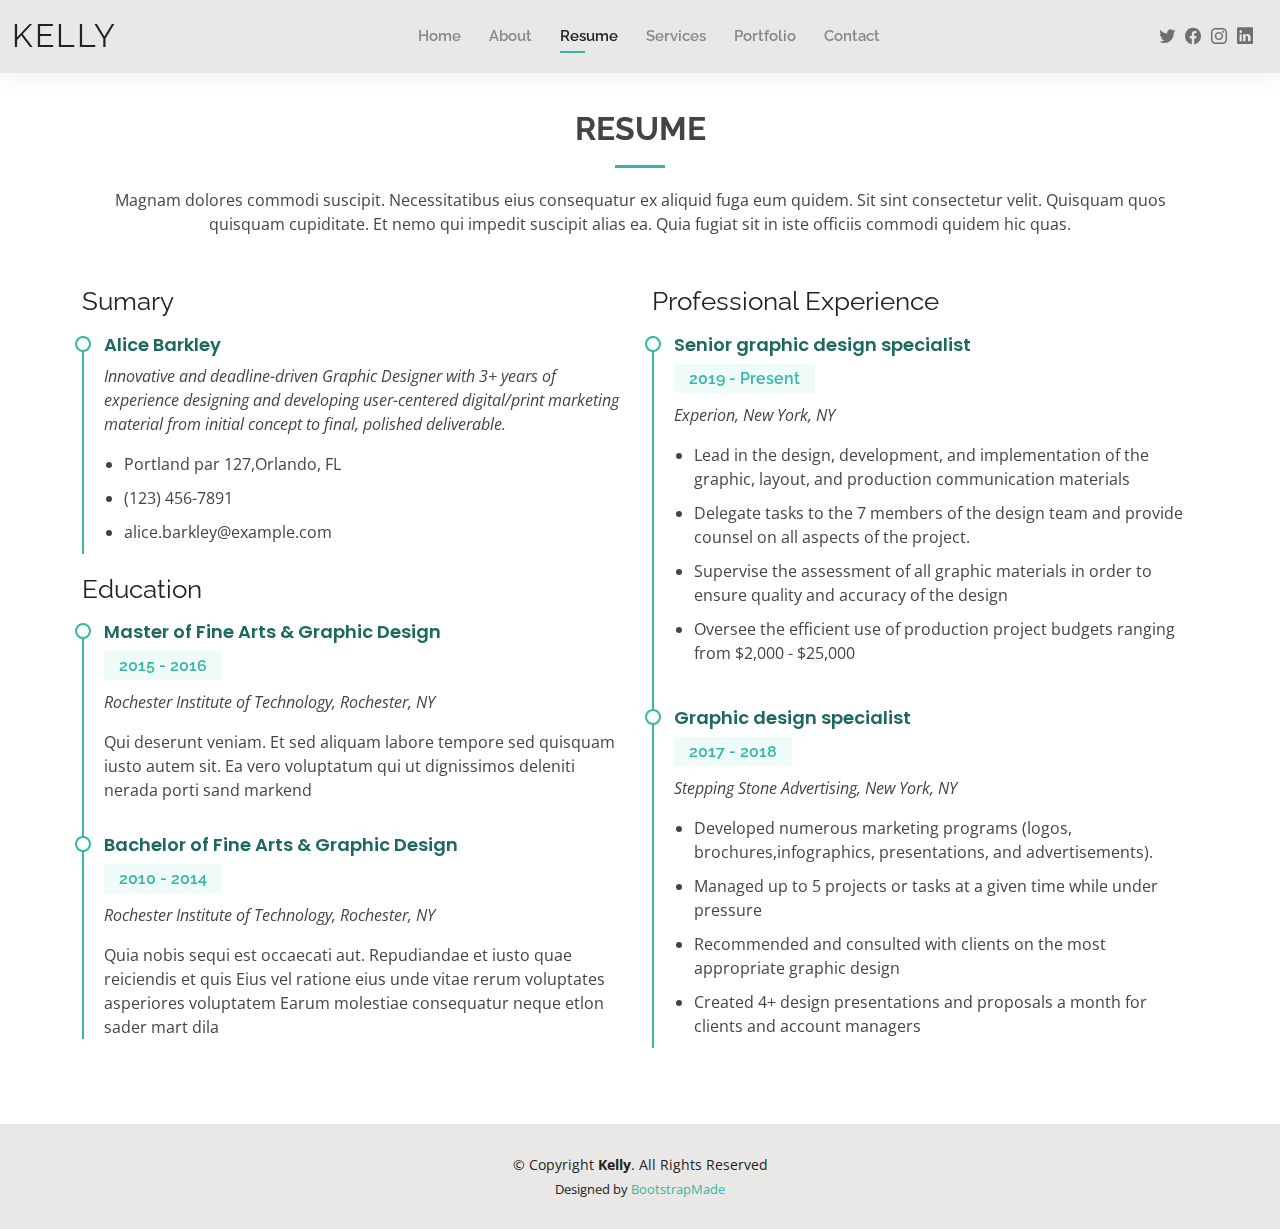
<file: Kelly/resume.html>
<!DOCTYPE html>
<html lang="en">

<head>
  <meta charset="utf-8">
  <meta content="width=device-width, initial-scale=1.0" name="viewport">

  <title>Resume - Kelly Bootstrap Template</title>
  <meta content="" name="description">
  <meta content="" name="keywords">

  <!-- Favicons -->
  <link href="assets/img/favicon.png" rel="icon">
  <link href="assets/img/apple-touch-icon.png" rel="apple-touch-icon">

  <!-- Google Fonts -->
  <link href="https://fonts.googleapis.com/css?family=Open+Sans:300,300i,400,400i,600,600i,700,700i|Raleway:300,300i,400,400i,500,500i,600,600i,700,700i|Poppins:300,300i,400,400i,500,500i,600,600i,700,700i" rel="stylesheet">

  <!-- Vendor CSS Files -->
  <link href="assets/vendor/aos/aos.css" rel="stylesheet">
  <link href="assets/vendor/bootstrap/css/bootstrap.min.css" rel="stylesheet">
  <link href="assets/vendor/bootstrap-icons/bootstrap-icons.css" rel="stylesheet">
  <link href="assets/vendor/boxicons/css/boxicons.min.css" rel="stylesheet">
  <link href="assets/vendor/glightbox/css/glightbox.min.css" rel="stylesheet">
  <link href="assets/vendor/swiper/swiper-bundle.min.css" rel="stylesheet">

  <!-- Template Main CSS File -->
  <link href="assets/css/style.css" rel="stylesheet">

  <!-- =======================================================
  * Template Name: Kelly - v4.5.0
  * Template URL: https://bootstrapmade.com/kelly-free-bootstrap-cv-resume-html-template/
  * Author: BootstrapMade.com
  * License: https://bootstrapmade.com/license/
  ======================================================== -->
</head>

<body>

  <!-- ======= Header ======= -->
  <header id="header" class="fixed-top">
    <div class="container-fluid d-flex justify-content-between align-items-center">

      <h1 class="logo me-auto me-lg-0"><a href="index.html">Kelly</a></h1>
      <!-- Uncomment below if you prefer to use an image logo -->
      <!-- <a href="index.html" class="logo"><img src="assets/img/logo.png" alt="" class="img-fluid"></a>-->

      <nav id="navbar" class="navbar order-last order-lg-0">
        <ul>
          <li><a href="index.html">Home</a></li>
          <li><a href="about.html">About</a></li>
          <li><a class="active" href="resume.html">Resume</a></li>
          <li><a href="services.html">Services</a></li>
          <li><a href="portfolio.html">Portfolio</a></li>
          <li><a href="contact.html">Contact</a></li>
        </ul>
        <i class="bi bi-list mobile-nav-toggle"></i>
      </nav><!-- .navbar -->

      <div class="header-social-links">
        <a href="#" class="twitter"><i class="bi bi-twitter"></i></a>
        <a href="#" class="facebook"><i class="bi bi-facebook"></i></a>
        <a href="#" class="instagram"><i class="bi bi-instagram"></i></a>
        <a href="#" class="linkedin"><i class="bi bi-linkedin"></i></i></a>
      </div>

    </div>

  </header><!-- End Header -->

  <main id="main">

    <!-- ======= Resume Section ======= -->
    <section id="resume" class="resume">
      <div class="container" data-aos="fade-up">

        <div class="section-title">
          <h2>Resume</h2>
          <p>Magnam dolores commodi suscipit. Necessitatibus eius consequatur ex aliquid fuga eum quidem. Sit sint consectetur velit. Quisquam quos quisquam cupiditate. Et nemo qui impedit suscipit alias ea. Quia fugiat sit in iste officiis commodi quidem hic quas.</p>
        </div>

        <div class="row">
          <div class="col-lg-6">
            <h3 class="resume-title">Sumary</h3>
            <div class="resume-item pb-0">
              <h4>Alice Barkley</h4>
              <p><em>Innovative and deadline-driven Graphic Designer with 3+ years of experience designing and developing user-centered digital/print marketing material from initial concept to final, polished deliverable.</em></p>
              <p>
              <ul>
                <li>Portland par 127,Orlando, FL</li>
                <li>(123) 456-7891</li>
                <li>alice.barkley@example.com</li>
              </ul>
              </p>
            </div>

            <h3 class="resume-title">Education</h3>
            <div class="resume-item">
              <h4>Master of Fine Arts &amp; Graphic Design</h4>
              <h5>2015 - 2016</h5>
              <p><em>Rochester Institute of Technology, Rochester, NY</em></p>
              <p>Qui deserunt veniam. Et sed aliquam labore tempore sed quisquam iusto autem sit. Ea vero voluptatum qui ut dignissimos deleniti nerada porti sand markend</p>
            </div>
            <div class="resume-item">
              <h4>Bachelor of Fine Arts &amp; Graphic Design</h4>
              <h5>2010 - 2014</h5>
              <p><em>Rochester Institute of Technology, Rochester, NY</em></p>
              <p>Quia nobis sequi est occaecati aut. Repudiandae et iusto quae reiciendis et quis Eius vel ratione eius unde vitae rerum voluptates asperiores voluptatem Earum molestiae consequatur neque etlon sader mart dila</p>
            </div>
          </div>
          <div class="col-lg-6">
            <h3 class="resume-title">Professional Experience</h3>
            <div class="resume-item">
              <h4>Senior graphic design specialist</h4>
              <h5>2019 - Present</h5>
              <p><em>Experion, New York, NY </em></p>
              <p>
              <ul>
                <li>Lead in the design, development, and implementation of the graphic, layout, and production communication materials</li>
                <li>Delegate tasks to the 7 members of the design team and provide counsel on all aspects of the project. </li>
                <li>Supervise the assessment of all graphic materials in order to ensure quality and accuracy of the design</li>
                <li>Oversee the efficient use of production project budgets ranging from $2,000 - $25,000</li>
              </ul>
              </p>
            </div>
            <div class="resume-item">
              <h4>Graphic design specialist</h4>
              <h5>2017 - 2018</h5>
              <p><em>Stepping Stone Advertising, New York, NY</em></p>
              <p>
              <ul>
                <li>Developed numerous marketing programs (logos, brochures,infographics, presentations, and advertisements).</li>
                <li>Managed up to 5 projects or tasks at a given time while under pressure</li>
                <li>Recommended and consulted with clients on the most appropriate graphic design</li>
                <li>Created 4+ design presentations and proposals a month for clients and account managers</li>
              </ul>
              </p>
            </div>
          </div>
        </div>

      </div>
    </section><!-- End Resume Section -->

  </main><!-- End #main -->

  <!-- ======= Footer ======= -->
  <footer id="footer">
    <div class="container">
      <div class="copyright">
        &copy; Copyright <strong><span>Kelly</span></strong>. All Rights Reserved
      </div>
      <div class="credits">
        <!-- All the links in the footer should remain intact. -->
        <!-- You can delete the links only if you purchased the pro version. -->
        <!-- Licensing information: https://bootstrapmade.com/license/ -->
        <!-- Purchase the pro version with working PHP/AJAX contact form: https://bootstrapmade.com/kelly-free-bootstrap-cv-resume-html-template/ -->
        Designed by <a href="https://bootstrapmade.com/">BootstrapMade</a>
      </div>
    </div>
  </footer><!-- End  Footer -->

  <div id="preloader"></div>
  <a href="#" class="back-to-top d-flex align-items-center justify-content-center"><i class="bi bi-arrow-up-short"></i></a>

  <!-- Vendor JS Files -->
  <script src="assets/vendor/aos/aos.js"></script>
  <script src="assets/vendor/bootstrap/js/bootstrap.bundle.min.js"></script>
  <script src="assets/vendor/glightbox/js/glightbox.min.js"></script>
  <script src="assets/vendor/isotope-layout/isotope.pkgd.min.js"></script>
  <script src="assets/vendor/php-email-form/validate.js"></script>
  <script src="assets/vendor/purecounter/purecounter.js"></script>
  <script src="assets/vendor/swiper/swiper-bundle.min.js"></script>
  <script src="assets/vendor/waypoints/noframework.waypoints.js"></script>

  <!-- Template Main JS File -->
  <script src="assets/js/main.js"></script>

</body>

</html>
</file>
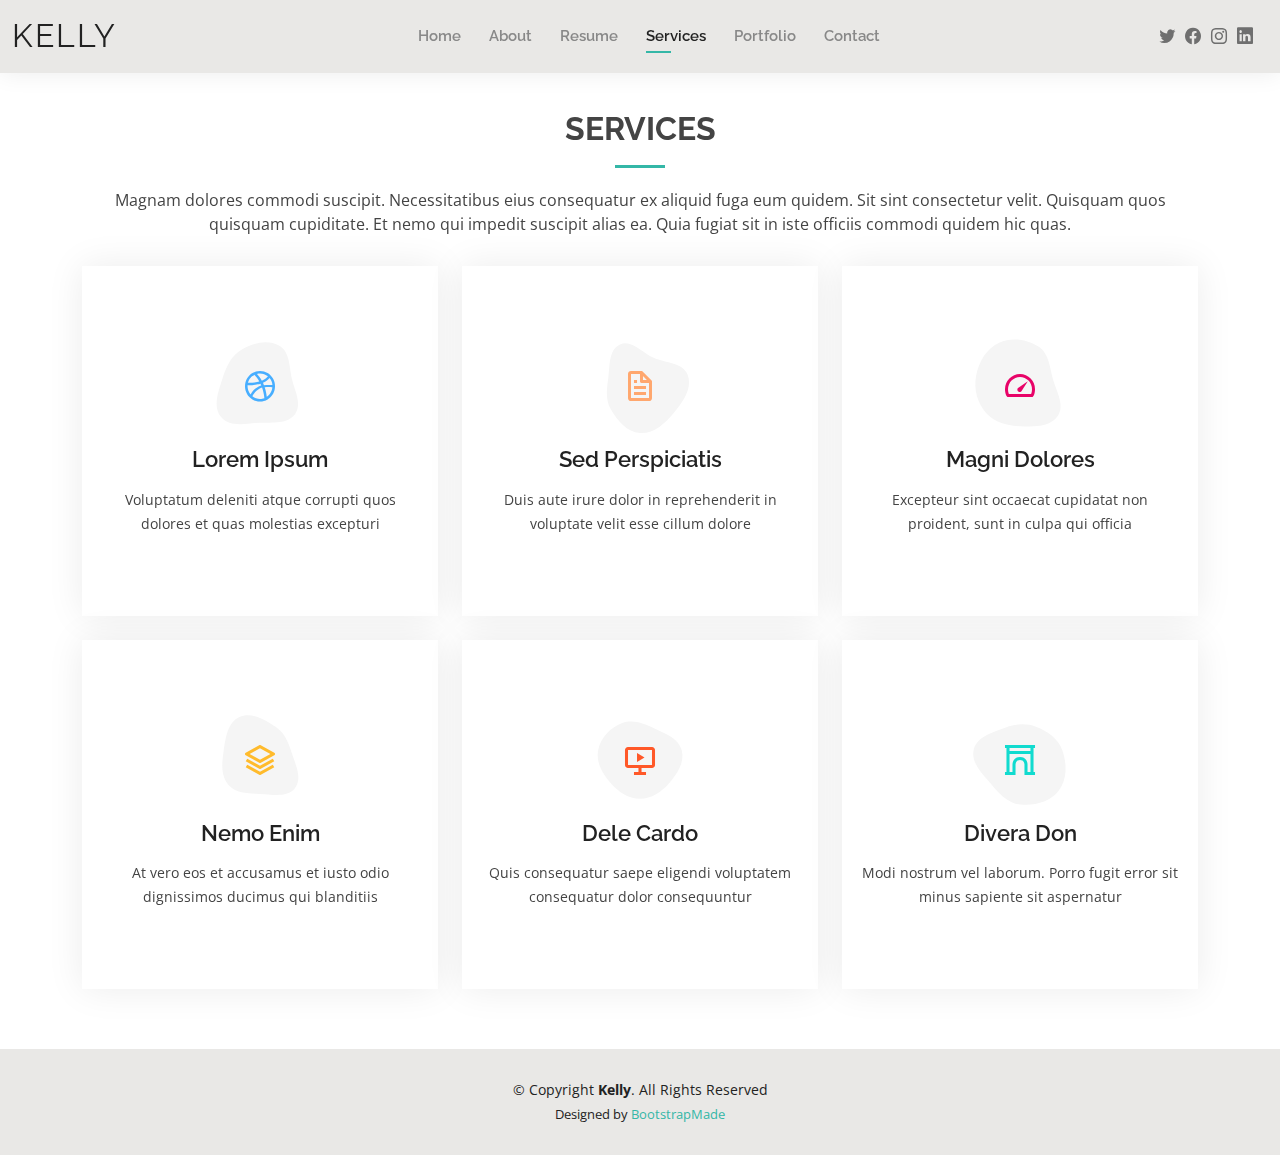
<file: Kelly/services.html>
<!DOCTYPE html>
<html lang="en">

<head>
  <meta charset="utf-8">
  <meta content="width=device-width, initial-scale=1.0" name="viewport">

  <title>Services - Kelly Bootstrap Template</title>
  <meta content="" name="description">
  <meta content="" name="keywords">

  <!-- Favicons -->
  <link href="assets/img/favicon.png" rel="icon">
  <link href="assets/img/apple-touch-icon.png" rel="apple-touch-icon">

  <!-- Google Fonts -->
  <link href="https://fonts.googleapis.com/css?family=Open+Sans:300,300i,400,400i,600,600i,700,700i|Raleway:300,300i,400,400i,500,500i,600,600i,700,700i|Poppins:300,300i,400,400i,500,500i,600,600i,700,700i" rel="stylesheet">

  <!-- Vendor CSS Files -->
  <link href="assets/vendor/aos/aos.css" rel="stylesheet">
  <link href="assets/vendor/bootstrap/css/bootstrap.min.css" rel="stylesheet">
  <link href="assets/vendor/bootstrap-icons/bootstrap-icons.css" rel="stylesheet">
  <link href="assets/vendor/boxicons/css/boxicons.min.css" rel="stylesheet">
  <link href="assets/vendor/glightbox/css/glightbox.min.css" rel="stylesheet">
  <link href="assets/vendor/swiper/swiper-bundle.min.css" rel="stylesheet">

  <!-- Template Main CSS File -->
  <link href="assets/css/style.css" rel="stylesheet">

  <!-- =======================================================
  * Template Name: Kelly - v4.5.0
  * Template URL: https://bootstrapmade.com/kelly-free-bootstrap-cv-resume-html-template/
  * Author: BootstrapMade.com
  * License: https://bootstrapmade.com/license/
  ======================================================== -->
</head>

<body>

  <!-- ======= Header ======= -->
  <header id="header" class="fixed-top">
    <div class="container-fluid d-flex justify-content-between align-items-center">

      <h1 class="logo me-auto me-lg-0"><a href="index.html">Kelly</a></h1>
      <!-- Uncomment below if you prefer to use an image logo -->
      <!-- <a href="index.html" class="logo"><img src="assets/img/logo.png" alt="" class="img-fluid"></a>-->

      <nav id="navbar" class="navbar order-last order-lg-0">
        <ul>
          <li><a href="index.html">Home</a></li>
          <li><a href="about.html">About</a></li>
          <li><a href="resume.html">Resume</a></li>
          <li><a class="active" href="services.html">Services</a></li>
          <li><a href="portfolio.html">Portfolio</a></li>
          <li><a href="contact.html">Contact</a></li>
        </ul>
        <i class="bi bi-list mobile-nav-toggle"></i>
      </nav><!-- .navbar -->

      <div class="header-social-links">
        <a href="#" class="twitter"><i class="bi bi-twitter"></i></a>
        <a href="#" class="facebook"><i class="bi bi-facebook"></i></a>
        <a href="#" class="instagram"><i class="bi bi-instagram"></i></a>
        <a href="#" class="linkedin"><i class="bi bi-linkedin"></i></i></a>
      </div>

    </div>

  </header><!-- End Header -->

  <main id="main">

    <!-- ======= Services Section ======= -->
    <section id="services" class="services">
      <div class="container" data-aos="fade-up">

        <div class="section-title">
          <h2>Services</h2>
          <p>Magnam dolores commodi suscipit. Necessitatibus eius consequatur ex aliquid fuga eum quidem. Sit sint consectetur velit. Quisquam quos quisquam cupiditate. Et nemo qui impedit suscipit alias ea. Quia fugiat sit in iste officiis commodi quidem hic quas.</p>
        </div>

        <div class="row">
          <div class="col-lg-4 col-md-6 d-flex align-items-stretch" data-aos="zoom-in" data-aos-delay="100">
            <div class="icon-box iconbox-blue">
              <div class="icon">
                <svg width="100" height="100" viewBox="0 0 600 600" xmlns="http://www.w3.org/2000/svg">
                  <path stroke="none" stroke-width="0" fill="#f5f5f5" d="M300,521.0016835830174C376.1290562159157,517.8887921683347,466.0731472004068,529.7835943286574,510.70327084640275,468.03025145048787C554.3714126377745,407.6079735673963,508.03601936045806,328.9844924480964,491.2728898941984,256.3432110539036C474.5976632858925,184.082847569629,479.9380746630129,96.60480741107993,416.23090153303,58.64404602377083C348.86323505073057,18.502131276798302,261.93793281208167,40.57373210992963,193.5410806939664,78.93577620505333C130.42746243093433,114.334589627462,98.30271207620316,179.96522072025542,76.75703585869454,249.04625023123273C51.97151888228291,328.5150500222984,13.704378332031375,421.85034740162234,66.52175969318436,486.19268352777647C119.04800174914682,550.1803526380478,217.28368757567262,524.383925680826,300,521.0016835830174"></path>
                </svg>
                <i class="bx bxl-dribbble"></i>
              </div>
              <h4><a href="">Lorem Ipsum</a></h4>
              <p>Voluptatum deleniti atque corrupti quos dolores et quas molestias excepturi</p>
            </div>
          </div>

          <div class="col-lg-4 col-md-6 d-flex align-items-stretch mt-4 mt-md-0" data-aos="zoom-in" data-aos-delay="200">
            <div class="icon-box iconbox-orange ">
              <div class="icon">
                <svg width="100" height="100" viewBox="0 0 600 600" xmlns="http://www.w3.org/2000/svg">
                  <path stroke="none" stroke-width="0" fill="#f5f5f5" d="M300,582.0697525312426C382.5290701553225,586.8405444964366,449.9789794690241,525.3245884688669,502.5850820975895,461.55621195738473C556.606425686781,396.0723002908107,615.8543463187945,314.28637112970534,586.6730223649479,234.56875336149918C558.9533121215079,158.8439757836574,454.9685369536778,164.00468322053177,381.49747125262974,130.76875717737553C312.15926192815925,99.40240125094834,248.97055460311594,18.661163978235184,179.8680185752513,50.54337015887873C110.5421016452524,82.52863877960104,119.82277516462835,180.83849132639028,109.12597500060166,256.43424936330496C100.08760227029461,320.3096726198365,92.17705696193138,384.0621239912766,124.79988738764834,439.7174275375508C164.83382741302287,508.01625554203684,220.96474134820875,577.5009287672846,300,582.0697525312426"></path>
                </svg>
                <i class="bx bx-file"></i>
              </div>
              <h4><a href="">Sed Perspiciatis</a></h4>
              <p>Duis aute irure dolor in reprehenderit in voluptate velit esse cillum dolore</p>
            </div>
          </div>

          <div class="col-lg-4 col-md-6 d-flex align-items-stretch mt-4 mt-lg-0" data-aos="zoom-in" data-aos-delay="300">
            <div class="icon-box iconbox-pink">
              <div class="icon">
                <svg width="100" height="100" viewBox="0 0 600 600" xmlns="http://www.w3.org/2000/svg">
                  <path stroke="none" stroke-width="0" fill="#f5f5f5" d="M300,541.5067337569781C382.14930387511276,545.0595476570109,479.8736841581634,548.3450877840088,526.4010558755058,480.5488172755941C571.5218469581645,414.80211281144784,517.5187510058486,332.0715597781072,496.52539010469104,255.14436215662573C477.37192572678356,184.95920475031193,473.57363656557914,105.61284051026155,413.0603344069578,65.22779650032875C343.27470386102294,18.654635553484475,251.2091493199835,5.337323636656869,175.0934190732945,40.62881213300186C97.87086631185822,76.43348514350839,51.98124368387456,156.15599469081315,36.44837278890362,239.84606092416172C21.716077023791087,319.22268207091537,43.775223500013084,401.1760424656574,96.891909868211,461.97329694683043C147.22146801428983,519.5804099606455,223.5754009179313,538.201503339737,300,541.5067337569781"></path>
                </svg>
                <i class="bx bx-tachometer"></i>
              </div>
              <h4><a href="">Magni Dolores</a></h4>
              <p>Excepteur sint occaecat cupidatat non proident, sunt in culpa qui officia</p>
            </div>
          </div>

          <div class="col-lg-4 col-md-6 d-flex align-items-stretch mt-4" data-aos="zoom-in" data-aos-delay="100">
            <div class="icon-box iconbox-yellow">
              <div class="icon">
                <svg width="100" height="100" viewBox="0 0 600 600" xmlns="http://www.w3.org/2000/svg">
                  <path stroke="none" stroke-width="0" fill="#f5f5f5" d="M300,503.46388370962813C374.79870501325706,506.71871716319447,464.8034551963731,527.1746412648533,510.4981551193396,467.86667711651364C555.9287308511215,408.9015244558933,512.6030010748507,327.5744911775523,490.211057578863,256.5855673507754C471.097692560561,195.9906835881958,447.69079081568157,138.11976852964426,395.19560036434837,102.3242989838813C329.3053358748298,57.3949838291264,248.02791733380457,8.279543830951368,175.87071277845988,42.242879143198664C103.41431057327972,76.34704239035025,93.79494320519305,170.9812938413882,81.28167332365135,250.07896920659033C70.17666984294237,320.27484674793965,64.84698225790005,396.69656628748305,111.28512138212992,450.4950937839243C156.20124167950087,502.5303643271138,231.32542653798444,500.4755392045468,300,503.46388370962813"></path>
                </svg>
                <i class="bx bx-layer"></i>
              </div>
              <h4><a href="">Nemo Enim</a></h4>
              <p>At vero eos et accusamus et iusto odio dignissimos ducimus qui blanditiis</p>
            </div>
          </div>

          <div class="col-lg-4 col-md-6 d-flex align-items-stretch mt-4" data-aos="zoom-in" data-aos-delay="200">
            <div class="icon-box iconbox-red">
              <div class="icon">
                <svg width="100" height="100" viewBox="0 0 600 600" xmlns="http://www.w3.org/2000/svg">
                  <path stroke="none" stroke-width="0" fill="#f5f5f5" d="M300,532.3542879108572C369.38199826031484,532.3153073249985,429.10787420159085,491.63046689027357,474.5244479745417,439.17860296908856C522.8885846962883,383.3225815378663,569.1668002868075,314.3205725914397,550.7432151929288,242.7694973846089C532.6665558377875,172.5657663291529,456.2379748765914,142.6223662098291,390.3689995646985,112.34683881706744C326.66090330228417,83.06452184765237,258.84405631176094,53.51806209861945,193.32584062364296,78.48882559362697C121.61183558270385,105.82097193414197,62.805066853699245,167.19869350419734,48.57481801355237,242.6138429142374C34.843463184063346,315.3850353017275,76.69343916112496,383.4422959591041,125.22947124332185,439.3748458443577C170.7312796277747,491.8107796887764,230.57421082200815,532.3932930995766,300,532.3542879108572"></path>
                </svg>
                <i class="bx bx-slideshow"></i>
              </div>
              <h4><a href="">Dele Cardo</a></h4>
              <p>Quis consequatur saepe eligendi voluptatem consequatur dolor consequuntur</p>
            </div>
          </div>

          <div class="col-lg-4 col-md-6 d-flex align-items-stretch mt-4" data-aos="zoom-in" data-aos-delay="300">
            <div class="icon-box iconbox-teal">
              <div class="icon">
                <svg width="100" height="100" viewBox="0 0 600 600" xmlns="http://www.w3.org/2000/svg">
                  <path stroke="none" stroke-width="0" fill="#f5f5f5" d="M300,566.797414625762C385.7384707136149,576.1784315230908,478.7894351017131,552.8928747891023,531.9192734346935,484.94944893311C584.6109503024035,417.5663521118492,582.489472248146,322.67544863468447,553.9536738515405,242.03673114598146C529.1557734026468,171.96086150256528,465.24506316201064,127.66468636344209,395.9583748389544,100.7403814666027C334.2173773831606,76.7482773500951,269.4350130405921,84.62216499799875,207.1952322260088,107.2889140133804C132.92018162631612,134.33871894543012,41.79353780512637,160.00259165414826,22.644507872594943,236.69541883565114C3.319112789854554,314.0945973066697,72.72355303640163,379.243833228382,124.04198916343866,440.3218312028393C172.9286146004772,498.5055451809895,224.45579914871206,558.5317968840102,300,566.797414625762"></path>
                </svg>
                <i class="bx bx-arch"></i>
              </div>
              <h4><a href="">Divera Don</a></h4>
              <p>Modi nostrum vel laborum. Porro fugit error sit minus sapiente sit aspernatur</p>
            </div>
          </div>

        </div>

      </div>
    </section><!-- End Services Section -->

  </main><!-- End #main -->

  <!-- ======= Footer ======= -->
  <footer id="footer">
    <div class="container">
      <div class="copyright">
        &copy; Copyright <strong><span>Kelly</span></strong>. All Rights Reserved
      </div>
      <div class="credits">
        <!-- All the links in the footer should remain intact. -->
        <!-- You can delete the links only if you purchased the pro version. -->
        <!-- Licensing information: https://bootstrapmade.com/license/ -->
        <!-- Purchase the pro version with working PHP/AJAX contact form: https://bootstrapmade.com/kelly-free-bootstrap-cv-resume-html-template/ -->
        Designed by <a href="https://bootstrapmade.com/">BootstrapMade</a>
      </div>
    </div>
  </footer><!-- End  Footer -->

  <div id="preloader"></div>
  <a href="#" class="back-to-top d-flex align-items-center justify-content-center"><i class="bi bi-arrow-up-short"></i></a>

  <!-- Vendor JS Files -->
  <script src="assets/vendor/aos/aos.js"></script>
  <script src="assets/vendor/bootstrap/js/bootstrap.bundle.min.js"></script>
  <script src="assets/vendor/glightbox/js/glightbox.min.js"></script>
  <script src="assets/vendor/isotope-layout/isotope.pkgd.min.js"></script>
  <script src="assets/vendor/php-email-form/validate.js"></script>
  <script src="assets/vendor/purecounter/purecounter.js"></script>
  <script src="assets/vendor/swiper/swiper-bundle.min.js"></script>
  <script src="assets/vendor/waypoints/noframework.waypoints.js"></script>

  <!-- Template Main JS File -->
  <script src="assets/js/main.js"></script>

</body>

</html>
</file>
<file: Kelly/assets/css/style.css>
/**
* Template Name: Kelly - v4.5.0
* Template URL: https://bootstrapmade.com/kelly-free-bootstrap-cv-resume-html-template/
* Author: BootstrapMade.com
* License: https://bootstrapmade.com/license/
*/

/*--------------------------------------------------------------
# General
--------------------------------------------------------------*/
body {
  font-family: "Open Sans", sans-serif;
  color: #444444;
}

a {
  color: #34b7a7;
  text-decoration: none;
}

a:hover {
  color: #51cdbe;
  text-decoration: none;
}

h1, h2, h3, h4, h5, h6 {
  font-family: "Raleway", sans-serif;
}

#main {
  margin-top: 50px;
}
@media (max-width: 992px) {
  #main {
    margin-top: 30px;
  }
}

/*--------------------------------------------------------------
# Preloader
--------------------------------------------------------------*/
#preloader {
  position: fixed;
  top: 0;
  left: 0;
  right: 0;
  bottom: 0;
  z-index: 9999;
  overflow: hidden;
  background: #fff;
}

#preloader:before {
  content: "";
  position: fixed;
  top: calc(50% - 30px);
  left: calc(50% - 30px);
  border: 6px solid #34b7a7;
  border-top-color: #dcf5f2;
  border-radius: 50%;
  width: 60px;
  height: 60px;
  -webkit-animation: animate-preloader 1s linear infinite;
  animation: animate-preloader 1s linear infinite;
}

@-webkit-keyframes animate-preloader {
  0% {
    transform: rotate(0deg);
  }
  100% {
    transform: rotate(360deg);
  }
}

@keyframes animate-preloader {
  0% {
    transform: rotate(0deg);
  }
  100% {
    transform: rotate(360deg);
  }
}
/*--------------------------------------------------------------
# Back to top button
--------------------------------------------------------------*/
.back-to-top {
  position: fixed;
  visibility: hidden;
  opacity: 0;
  right: 15px;
  bottom: 15px;
  z-index: 996;
  background: #34b7a7;
  width: 40px;
  height: 40px;
  border-radius: 50px;
  transition: all 0.4s;
}
.back-to-top i {
  font-size: 24px;
  color: #fff;
  line-height: 0;
}
.back-to-top:hover {
  background: #49cbbb;
  color: #fff;
}
.back-to-top.active {
  visibility: visible;
  opacity: 1;
}

/*--------------------------------------------------------------
# Header
--------------------------------------------------------------*/
#header {
  background: #e9e8e6;
  box-shadow: 0px 0px 25px 0 rgba(0, 0, 0, 0.08);
  z-index: 997;
  padding: 15px 0;
}
#header .logo {
  font-size: 32px;
  margin: 0;
  padding: 0;
  line-height: 1;
  font-weight: 400;
  letter-spacing: 2px;
  text-transform: uppercase;
}
#header .logo a {
  color: #222222;
}
#header .logo img {
  max-height: 40px;
}
@media (max-width: 992px) {
  #header .logo {
    font-size: 28px;
  }
}

/*--------------------------------------------------------------
# Header Social Links
--------------------------------------------------------------*/
.header-social-links {
  padding-right: 15px;
}
.header-social-links a {
  color: #6f6f6f;
  padding-left: 6px;
  display: inline-block;
  line-height: 0px;
  transition: 0.3s;
  font-size: 16px;
}
.header-social-links a:hover {
  color: #34b7a7;
}

/*--------------------------------------------------------------
# Navigation Menu
--------------------------------------------------------------*/
/**
* Desktop Navigation 
*/
.navbar {
  padding: 0;
}
.navbar ul {
  margin: 0;
  padding: 0;
  display: flex;
  list-style: none;
  align-items: center;
}
.navbar li {
  position: relative;
  padding: 10px 0 10px 28px;
}
.navbar a, .navbar a:focus {
  display: flex;
  align-items: center;
  justify-content: space-between;
  font-family: "Raleway", sans-serif;
  font-size: 15px;
  font-weight: 600;
  color: #888888;
  white-space: nowrap;
  transition: 0.3s;
  position: relative;
}
.navbar a i, .navbar a:focus i {
  font-size: 12px;
  line-height: 0;
  margin-left: 5px;
}
.navbar > ul > li > a:before {
  content: "";
  position: absolute;
  width: 0;
  height: 2px;
  bottom: -5px;
  left: 0;
  background-color: #34b7a7;
  visibility: hidden;
  width: 0px;
  transition: all 0.3s ease-in-out 0s;
}
.navbar a:hover:before, .navbar li:hover > a:before, .navbar .active:before {
  visibility: visible;
  width: 25px;
}
.navbar a:hover, .navbar .active, .navbar .active:focus, .navbar li:hover > a {
  color: #222222;
}
.navbar .dropdown ul {
  display: block;
  position: absolute;
  left: 14px;
  top: calc(100% + 30px);
  margin: 0;
  padding: 10px 0;
  z-index: 99;
  opacity: 0;
  visibility: hidden;
  background: #fff;
  box-shadow: 0px 0px 30px rgba(127, 137, 161, 0.25);
  transition: 0.3s;
  border-radius: 4px;
}
.navbar .dropdown ul li {
  min-width: 200px;
  padding: 0;
}
.navbar .dropdown ul a {
  padding: 10px 20px;
  font-size: 15px;
  text-transform: none;
  font-weight: 600;
}
.navbar .dropdown ul a i {
  font-size: 12px;
}
.navbar .dropdown ul a:hover, .navbar .dropdown ul .active:hover, .navbar .dropdown ul li:hover > a {
  color: #34b7a7;
}
.navbar .dropdown:hover > ul {
  opacity: 1;
  top: 100%;
  visibility: visible;
}
.navbar .dropdown .dropdown ul {
  top: 0;
  left: calc(100% - 30px);
  visibility: hidden;
}
.navbar .dropdown .dropdown:hover > ul {
  opacity: 1;
  top: 0;
  left: 100%;
  visibility: visible;
}
@media (max-width: 1366px) {
  .navbar .dropdown .dropdown ul {
    left: -90%;
  }
  .navbar .dropdown .dropdown:hover > ul {
    left: -100%;
  }
}

/**
* Mobile Navigation 
*/
.mobile-nav-toggle {
  color: #222222;
  font-size: 28px;
  cursor: pointer;
  display: none;
  line-height: 0;
  transition: 0.5s;
}
.mobile-nav-toggle.bi-x {
  color: #fff;
}

@media (max-width: 991px) {
  .mobile-nav-toggle {
    display: block;
  }

  .navbar ul {
    display: none;
  }
}
.navbar-mobile {
  position: fixed;
  overflow: hidden;
  top: 0;
  right: 0;
  left: 0;
  bottom: 0;
  background: rgba(9, 9, 9, 0.9);
  transition: 0.3s;
  z-index: 999;
}
.navbar-mobile .mobile-nav-toggle {
  position: absolute;
  top: 15px;
  right: 15px;
}
.navbar-mobile ul {
  display: block;
  position: absolute;
  top: 55px;
  right: 15px;
  bottom: 15px;
  left: 15px;
  padding: 10px 0;
  border-radius: 10px;
  background-color: #fff;
  overflow-y: auto;
  transition: 0.3s;
}
.navbar-mobile a, .navbar-mobile a:focus {
  font-size: 15px;
  padding-right: 15px;
  color: #222222;
}
.navbar-mobile a:hover, .navbar-mobile .active, .navbar-mobile li:hover > a {
  color: #34b7a7;
}
.navbar-mobile .getstarted, .navbar-mobile .getstarted:focus {
  margin: 15px;
}
.navbar-mobile .dropdown ul {
  position: static;
  display: none;
  margin: 10px 20px;
  padding: 10px 0;
  z-index: 99;
  opacity: 1;
  visibility: visible;
  background: #fff;
  box-shadow: 0px 0px 30px rgba(127, 137, 161, 0.25);
}
.navbar-mobile .dropdown ul li {
  min-width: 200px;
}
.navbar-mobile .dropdown ul a {
  padding: 10px 20px;
}
.navbar-mobile .dropdown ul a i {
  font-size: 12px;
}
.navbar-mobile .dropdown ul a:hover, .navbar-mobile .dropdown ul .active:hover, .navbar-mobile .dropdown ul li:hover > a {
  color: #34b7a7;
}
.navbar-mobile .dropdown > .dropdown-active {
  display: block;
}

/*--------------------------------------------------------------
# Hero Section
--------------------------------------------------------------*/
#hero {
  width: 100%;
  height: 100vh;
  background: url("../img/hero-bg.jpg") top right;
  background-size: cover;
}
#hero .container {
  padding-top: 70px;
  position: relative;
}
@media (max-width: 992px) {
  #hero .container {
    padding-top: 58px;
  }
}
#hero h1 {
  margin: 0;
  font-size: 48px;
  font-weight: 700;
  line-height: 56px;
  color: #222222;
}
#hero h2 {
  color: #6f6f6f;
  margin: 10px 0 0 0;
  font-size: 22px;
}
#hero .btn-about {
  font-family: "Raleway", sans-serif;
  text-transform: uppercase;
  font-weight: 600;
  font-size: 12px;
  letter-spacing: 1px;
  display: inline-block;
  padding: 12px 40px;
  border-radius: 50px;
  transition: 0.5s;
  margin-top: 30px;
  color: #fff;
  background: #34b7a7;
}
#hero .btn-about:hover {
  background: #3dc8b7;
}
@media (min-width: 1024px) {
  #hero {
    background-attachment: fixed;
  }
}
@media (max-width: 992px) {
  #hero:before {
    content: "";
    background: rgba(255, 255, 255, 0.8);
    position: absolute;
    bottom: 0;
    top: 0;
    left: 0;
    right: 0;
  }
  #hero h1 {
    font-size: 28px;
    line-height: 36px;
  }
  #hero h2 {
    font-size: 18px;
    line-height: 24px;
  }
}

/*--------------------------------------------------------------
# Sections General
--------------------------------------------------------------*/
section {
  padding: 60px 0;
}

.section-bg {
  background-color: #e7f8f6;
}

.section-title {
  text-align: center;
  padding-bottom: 30px;
}
.section-title h2 {
  font-size: 32px;
  font-weight: bold;
  text-transform: uppercase;
  margin-bottom: 20px;
  padding-bottom: 20px;
  position: relative;
}
.section-title h2::after {
  content: "";
  position: absolute;
  display: block;
  width: 50px;
  height: 3px;
  background: #34b7a7;
  bottom: 0;
  left: calc(50% - 25px);
}
.section-title p {
  margin-bottom: 0;
}

/*--------------------------------------------------------------
# Cta
--------------------------------------------------------------*/
.cta {
  background: linear-gradient(rgba(0, 0, 0, 0.6), rgba(0, 0, 0, 0.6)), url("../img/bg-1.jpg") fixed center center;
  background-size: cover;
  padding: 80px 0;
}
.cta h3 {
  color: #fff;
  font-size: 28px;
  font-weight: 700;
}
.cta p {
  color: #fff;
}
.cta .cta-btn {
  font-family: "Raleway", sans-serif;
  text-transform: uppercase;
  font-weight: 500;
  font-size: 16px;
  letter-spacing: 1px;
  display: inline-block;
  padding: 8px 20px;
  border-radius: 2px;
  transition: 0.5s;
  margin: 10px;
  border: 2px solid #fff;
  color: #fff;
}
.cta .cta-btn:hover {
  background: #34b7a7;
  border: 2px solid #34b7a7;
}
@media (max-width: 1024px) {
  .cta {
    background-attachment: scroll;
  }
}
@media (min-width: 769px) {
  .cta .cta-btn-container {
    display: flex;
    align-items: center;
    justify-content: flex-end;
  }
}

/*--------------------------------------------------------------
# About
--------------------------------------------------------------*/
.about .content h3 {
  font-weight: 700;
  font-size: 26px;
  color: #555555;
}
.about .content ul {
  list-style: none;
  padding: 0;
}
.about .content ul li {
  padding-bottom: 10px;
}
.about .content ul i {
  font-size: 20px;
  padding-right: 2px;
  color: #34b7a7;
}
.about .content p:last-child {
  margin-bottom: 0;
}

/*--------------------------------------------------------------
# Skills
--------------------------------------------------------------*/
.skills .progress {
  height: 60px;
  display: block;
  background: none;
  border-radius: 0;
}
.skills .progress .skill {
  padding: 10px 0;
  margin: 0 0 6px 0;
  text-transform: uppercase;
  display: block;
  font-weight: 600;
  font-family: "Poppins", sans-serif;
  color: #222222;
}
.skills .progress .skill .val {
  float: right;
  font-style: normal;
}
.skills .progress-bar-wrap {
  background: #f3f3f3;
}
.skills .progress-bar {
  width: 1px;
  height: 10px;
  transition: 0.9s;
  background-color: #34b7a7;
}

/*--------------------------------------------------------------
# Facts
--------------------------------------------------------------*/
.facts .counters span {
  font-size: 48px;
  display: block;
  color: #34b7a7;
}
.facts .counters p {
  padding: 0;
  margin: 0 0 20px 0;
  font-family: "Raleway", sans-serif;
  font-size: 14px;
}

/*--------------------------------------------------------------
# Testimonials
--------------------------------------------------------------*/
.testimonials .section-header {
  margin-bottom: 40px;
}
.testimonials .testimonials-carousel, .testimonials .testimonials-slider {
  overflow: hidden;
}
.testimonials .testimonial-item {
  text-align: center;
}
.testimonials .testimonial-item .testimonial-img {
  width: 120px;
  border-radius: 50%;
  border: 4px solid #fff;
  margin: 0 auto;
}
.testimonials .testimonial-item h3 {
  font-size: 20px;
  font-weight: bold;
  margin: 10px 0 5px 0;
  color: #111;
}
.testimonials .testimonial-item h4 {
  font-size: 14px;
  color: #999;
  margin: 0 0 15px 0;
}
.testimonials .testimonial-item .quote-icon-left, .testimonials .testimonial-item .quote-icon-right {
  color: #c8efea;
  font-size: 26px;
}
.testimonials .testimonial-item .quote-icon-left {
  display: inline-block;
  left: -5px;
  position: relative;
}
.testimonials .testimonial-item .quote-icon-right {
  display: inline-block;
  right: -5px;
  position: relative;
  top: 10px;
}
.testimonials .testimonial-item p {
  font-style: italic;
  margin: 0 auto 15px auto;
}
@media (min-width: 992px) {
  .testimonials .testimonial-item p {
    width: 80%;
  }
}
.testimonials .swiper-pagination {
  margin-top: 20px;
  position: relative;
}
.testimonials .swiper-pagination .swiper-pagination-bullet {
  width: 12px;
  height: 12px;
  background-color: #fff;
  opacity: 1;
  border: 1px solid #34b7a7;
}
.testimonials .swiper-pagination .swiper-pagination-bullet-active {
  background-color: #34b7a7;
}

/*--------------------------------------------------------------
# Resume
--------------------------------------------------------------*/
.resume .resume-title {
  font-size: 26px;
  font-weight: 400;
  margin-top: 20px;
  margin-bottom: 20px;
  color: #222222;
}
.resume .resume-item {
  padding: 0 0 20px 20px;
  margin-top: -2px;
  border-left: 2px solid #34b7a7;
  position: relative;
}
.resume .resume-item h4 {
  line-height: 18px;
  font-size: 18px;
  font-weight: 600;
  font-family: "Poppins", sans-serif;
  color: #1d685f;
  margin-bottom: 10px;
}
.resume .resume-item h5 {
  font-size: 16px;
  background: #effbf9;
  padding: 5px 15px;
  display: inline-block;
  font-weight: 600;
  margin-bottom: 10px;
  color: #34b7a7;
}
.resume .resume-item ul {
  padding-left: 20px;
}
.resume .resume-item ul li {
  padding-bottom: 10px;
}
.resume .resume-item:last-child {
  padding-bottom: 0;
}
.resume .resume-item::before {
  content: "";
  position: absolute;
  width: 16px;
  height: 16px;
  border-radius: 50px;
  left: -9px;
  top: 0;
  background: #fff;
  border: 2px solid #34b7a7;
}

/*--------------------------------------------------------------
# Services
--------------------------------------------------------------*/
.services .icon-box {
  text-align: center;
  padding: 70px 20px 80px 20px;
  transition: all ease-in-out 0.3s;
  background: #fff;
  box-shadow: 0px 0 35px 0 rgba(0, 0, 0, 0.08);
}
.services .icon-box .icon {
  margin: 0 auto;
  width: 100px;
  height: 100px;
  display: flex;
  align-items: center;
  justify-content: center;
  transition: ease-in-out 0.3s;
  position: relative;
}
.services .icon-box .icon i {
  font-size: 36px;
  transition: 0.5s;
  position: relative;
}
.services .icon-box .icon svg {
  position: absolute;
  top: 0;
  left: 0;
}
.services .icon-box .icon svg path {
  transition: 0.5s;
  fill: #f5f5f5;
}
.services .icon-box h4 {
  font-weight: 600;
  margin: 10px 0 15px 0;
  font-size: 22px;
}
.services .icon-box h4 a {
  color: #222222;
  transition: ease-in-out 0.3s;
}
.services .icon-box p {
  line-height: 24px;
  font-size: 14px;
  margin-bottom: 0;
}
.services .iconbox-blue i {
  color: #47aeff;
}
.services .iconbox-blue:hover .icon i {
  color: #fff;
}
.services .iconbox-blue:hover .icon path {
  fill: #47aeff;
}
.services .iconbox-orange i {
  color: #ffa76e;
}
.services .iconbox-orange:hover .icon i {
  color: #fff;
}
.services .iconbox-orange:hover .icon path {
  fill: #ffa76e;
}
.services .iconbox-pink i {
  color: #e80368;
}
.services .iconbox-pink:hover .icon i {
  color: #fff;
}
.services .iconbox-pink:hover .icon path {
  fill: #e80368;
}
.services .iconbox-yellow i {
  color: #ffbb2c;
}
.services .iconbox-yellow:hover .icon i {
  color: #fff;
}
.services .iconbox-yellow:hover .icon path {
  fill: #ffbb2c;
}
.services .iconbox-red i {
  color: #ff5828;
}
.services .iconbox-red:hover .icon i {
  color: #fff;
}
.services .iconbox-red:hover .icon path {
  fill: #ff5828;
}
.services .iconbox-teal i {
  color: #11dbcf;
}
.services .iconbox-teal:hover .icon i {
  color: #fff;
}
.services .iconbox-teal:hover .icon path {
  fill: #11dbcf;
}

/*--------------------------------------------------------------
# Portfolio
--------------------------------------------------------------*/
.portfolio .portfolio-item {
  margin-bottom: 30px;
}
.portfolio #portfolio-flters {
  padding: 0;
  margin: 0 auto 20px auto;
  list-style: none;
  text-align: center;
}
.portfolio #portfolio-flters li {
  cursor: pointer;
  display: inline-block;
  padding: 8px 16px 10px 16px;
  font-size: 13px;
  font-weight: 500;
  line-height: 1;
  text-transform: uppercase;
  color: #444444;
  margin-bottom: 5px;
  transition: all 0.3s ease-in-out;
  border-radius: 50px;
}
.portfolio #portfolio-flters li:hover, .portfolio #portfolio-flters li.filter-active {
  color: #fff;
  background: #34b7a7;
}
.portfolio #portfolio-flters li:last-child {
  margin-right: 0;
}
.portfolio .portfolio-wrap {
  transition: 0.3s;
  position: relative;
  overflow: hidden;
  z-index: 1;
  background: rgba(34, 34, 34, 0.6);
}
.portfolio .portfolio-wrap::before {
  content: "";
  background: rgba(34, 34, 34, 0.6);
  position: absolute;
  left: 0;
  right: 0;
  top: 0;
  bottom: 0;
  transition: all ease-in-out 0.3s;
  z-index: 2;
  opacity: 0;
}
.portfolio .portfolio-wrap img {
  transition: all ease-in-out 0.3s;
}
.portfolio .portfolio-wrap .portfolio-info {
  opacity: 0;
  position: absolute;
  top: 0;
  left: 0;
  right: 0;
  bottom: 0;
  z-index: 3;
  transition: all ease-in-out 0.3s;
  display: flex;
  flex-direction: column;
  justify-content: flex-end;
  align-items: flex-start;
  padding: 20px;
}
.portfolio .portfolio-wrap .portfolio-info h4 {
  font-size: 20px;
  color: #fff;
  font-weight: 600;
}
.portfolio .portfolio-wrap .portfolio-info p {
  color: rgba(255, 255, 255, 0.7);
  font-size: 14px;
  text-transform: uppercase;
  padding: 0;
  margin: 0;
  font-style: italic;
}
.portfolio .portfolio-wrap .portfolio-links {
  text-align: center;
  z-index: 4;
}
.portfolio .portfolio-wrap .portfolio-links a {
  color: #fff;
  margin: 0 5px 0 0;
  font-size: 28px;
  display: inline-block;
  transition: 0.3s;
}
.portfolio .portfolio-wrap .portfolio-links a:hover {
  color: #78d9cd;
}
.portfolio .portfolio-wrap:hover::before {
  opacity: 1;
}
.portfolio .portfolio-wrap:hover img {
  transform: scale(1.2);
}
.portfolio .portfolio-wrap:hover .portfolio-info {
  opacity: 1;
}

/*--------------------------------------------------------------
# Portfolio Details
--------------------------------------------------------------*/
.portfolio-details {
  padding-top: 0;
}
.portfolio-details .portfolio-details-slider img {
  width: 100%;
}
.portfolio-details .portfolio-details-slider .swiper-pagination {
  margin-top: 20px;
  position: relative;
}
.portfolio-details .portfolio-details-slider .swiper-pagination .swiper-pagination-bullet {
  width: 12px;
  height: 12px;
  background-color: #fff;
  opacity: 1;
  border: 1px solid #34b7a7;
}
.portfolio-details .portfolio-details-slider .swiper-pagination .swiper-pagination-bullet-active {
  background-color: #34b7a7;
}
.portfolio-details .portfolio-info {
  padding: 30px;
  box-shadow: 0px 0 30px rgba(34, 34, 34, 0.08);
}
.portfolio-details .portfolio-info h3 {
  font-size: 22px;
  font-weight: 700;
  margin-bottom: 20px;
  padding-bottom: 20px;
  border-bottom: 1px solid #eee;
}
.portfolio-details .portfolio-info ul {
  list-style: none;
  padding: 0;
  font-size: 15px;
}
.portfolio-details .portfolio-info ul li + li {
  margin-top: 10px;
}
.portfolio-details .portfolio-description {
  padding-top: 30px;
}
.portfolio-details .portfolio-description h2 {
  font-size: 26px;
  font-weight: 700;
  margin-bottom: 20px;
}
.portfolio-details .portfolio-description p {
  padding: 0;
}

/*--------------------------------------------------------------
# Contact
--------------------------------------------------------------*/
.contact .info {
  width: 100%;
  background: #fff;
}
.contact .info i {
  font-size: 20px;
  color: #34b7a7;
  float: left;
  width: 44px;
  height: 44px;
  background: #effbf9;
  display: flex;
  justify-content: center;
  align-items: center;
  border-radius: 50px;
  transition: all 0.3s ease-in-out;
}
.contact .info h4 {
  padding: 0 0 0 60px;
  font-size: 22px;
  font-weight: 600;
  margin-bottom: 5px;
  color: #222222;
}
.contact .info p {
  padding: 0 0 0 60px;
  margin-bottom: 0;
  font-size: 14px;
  color: #555555;
}
.contact .info .email, .contact .info .phone {
  margin-top: 40px;
}
.contact .info .email:hover i, .contact .info .address:hover i, .contact .info .phone:hover i {
  background: #34b7a7;
  color: #fff;
}
.contact .php-email-form {
  width: 100%;
  background: #fff;
}
.contact .php-email-form .form-group {
  padding-bottom: 8px;
}
.contact .php-email-form .error-message {
  display: none;
  color: #fff;
  background: #ed3c0d;
  text-align: center;
  padding: 15px;
  font-weight: 600;
}
.contact .php-email-form .sent-message {
  display: none;
  color: #fff;
  background: #18d26e;
  text-align: center;
  padding: 15px;
  font-weight: 600;
}
.contact .php-email-form .loading {
  display: none;
  background: #fff;
  text-align: center;
  padding: 15px;
}
.contact .php-email-form .loading:before {
  content: "";
  display: inline-block;
  border-radius: 50%;
  width: 24px;
  height: 24px;
  margin: 0 10px -6px 0;
  border: 3px solid #18d26e;
  border-top-color: #eee;
  -webkit-animation: animate-loading 1s linear infinite;
  animation: animate-loading 1s linear infinite;
}
.contact .php-email-form input, .contact .php-email-form textarea {
  border-radius: 4px;
  box-shadow: none;
  font-size: 14px;
}
.contact .php-email-form input:focus, .contact .php-email-form textarea:focus {
  border-color: #34b7a7;
}
.contact .php-email-form input {
  height: 44px;
}
.contact .php-email-form textarea {
  padding: 10px 12px;
}
.contact .php-email-form button[type=submit] {
  background: #34b7a7;
  border: 0;
  padding: 10px 30px 12px 30px;
  color: #fff;
  transition: 0.4s;
  border-radius: 50px;
}
.contact .php-email-form button[type=submit]:hover {
  background: #3dc8b7;
}
@-webkit-keyframes animate-loading {
  0% {
    transform: rotate(0deg);
  }
  100% {
    transform: rotate(360deg);
  }
}
@keyframes animate-loading {
  0% {
    transform: rotate(0deg);
  }
  100% {
    transform: rotate(360deg);
  }
}

/*--------------------------------------------------------------
# Footer
--------------------------------------------------------------*/
#footer {
  background: #e9e8e6;
  padding: 30px 0;
  color: #222222;
  font-size: 14px;
  text-align: center;
}
#footer .credits {
  padding-top: 5px;
  font-size: 13px;
}
#footer .credits a {
  color: #34b7a7;
}
</file>
